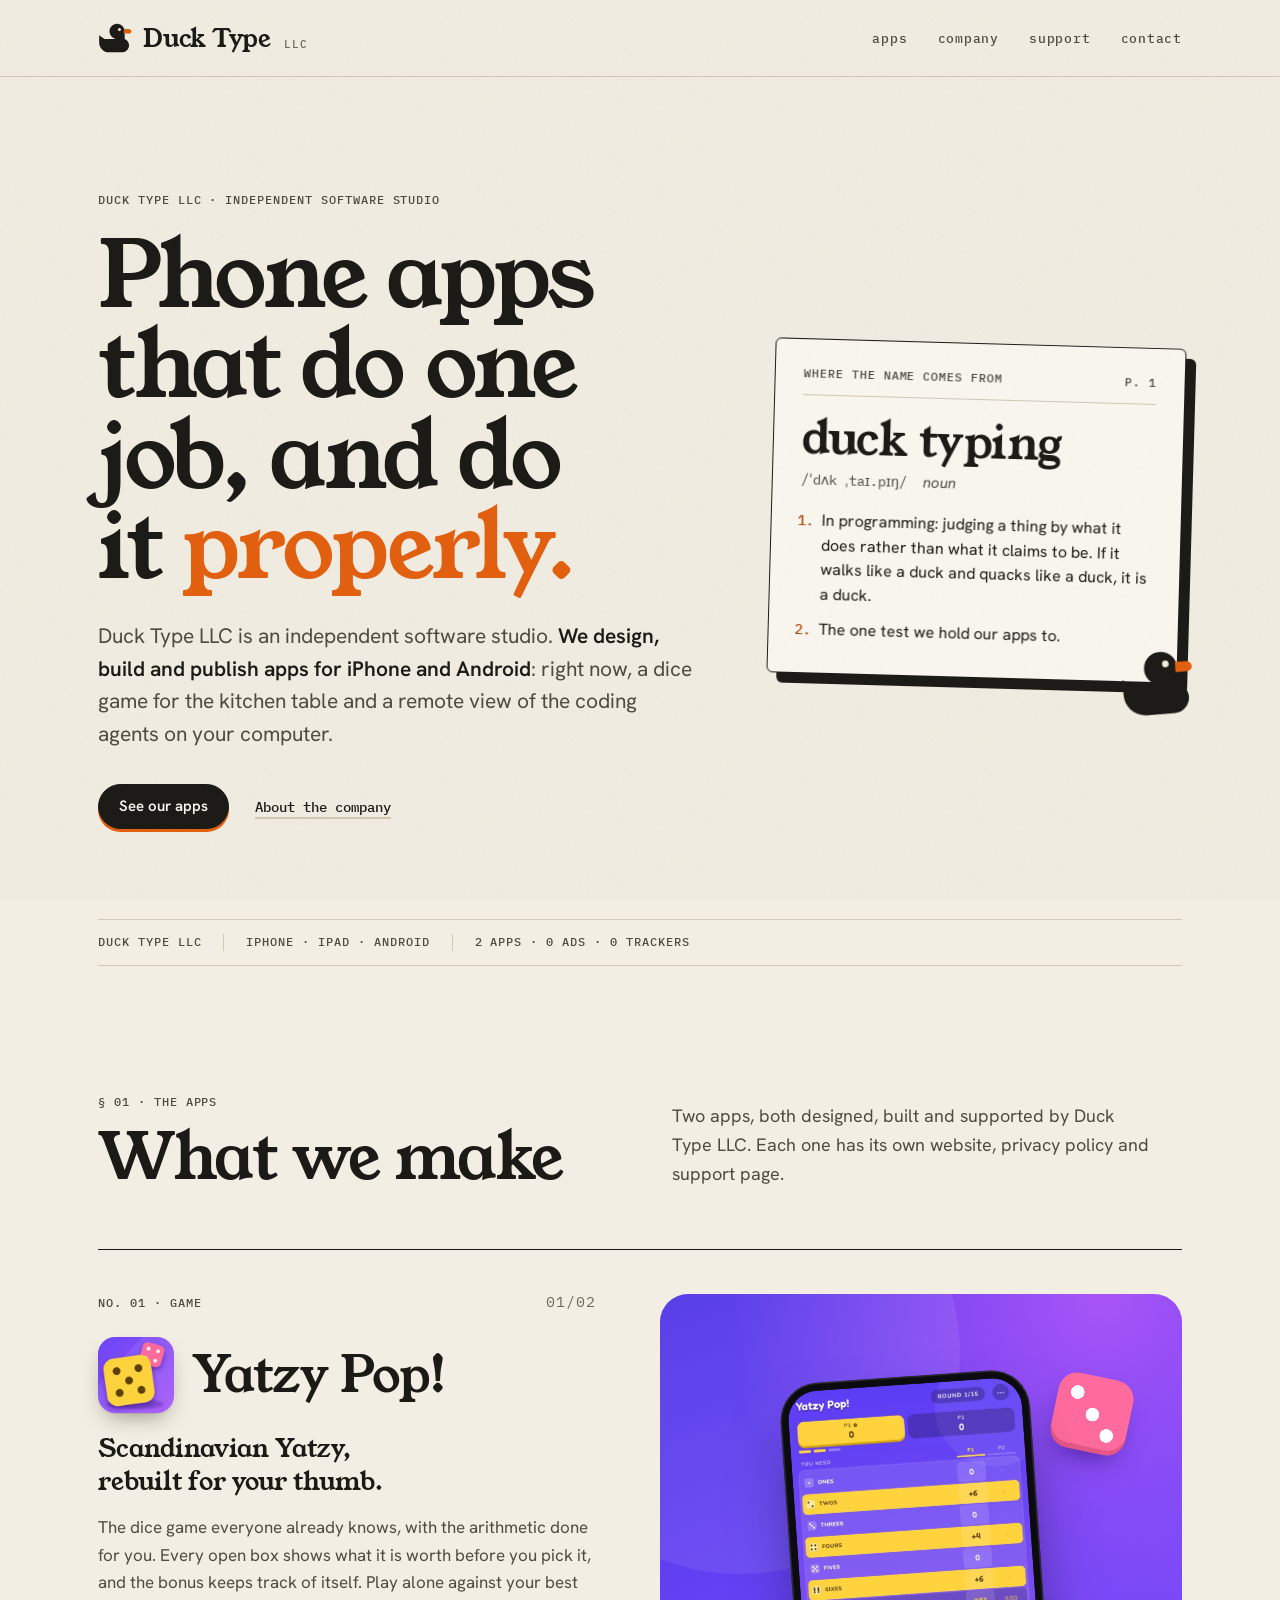
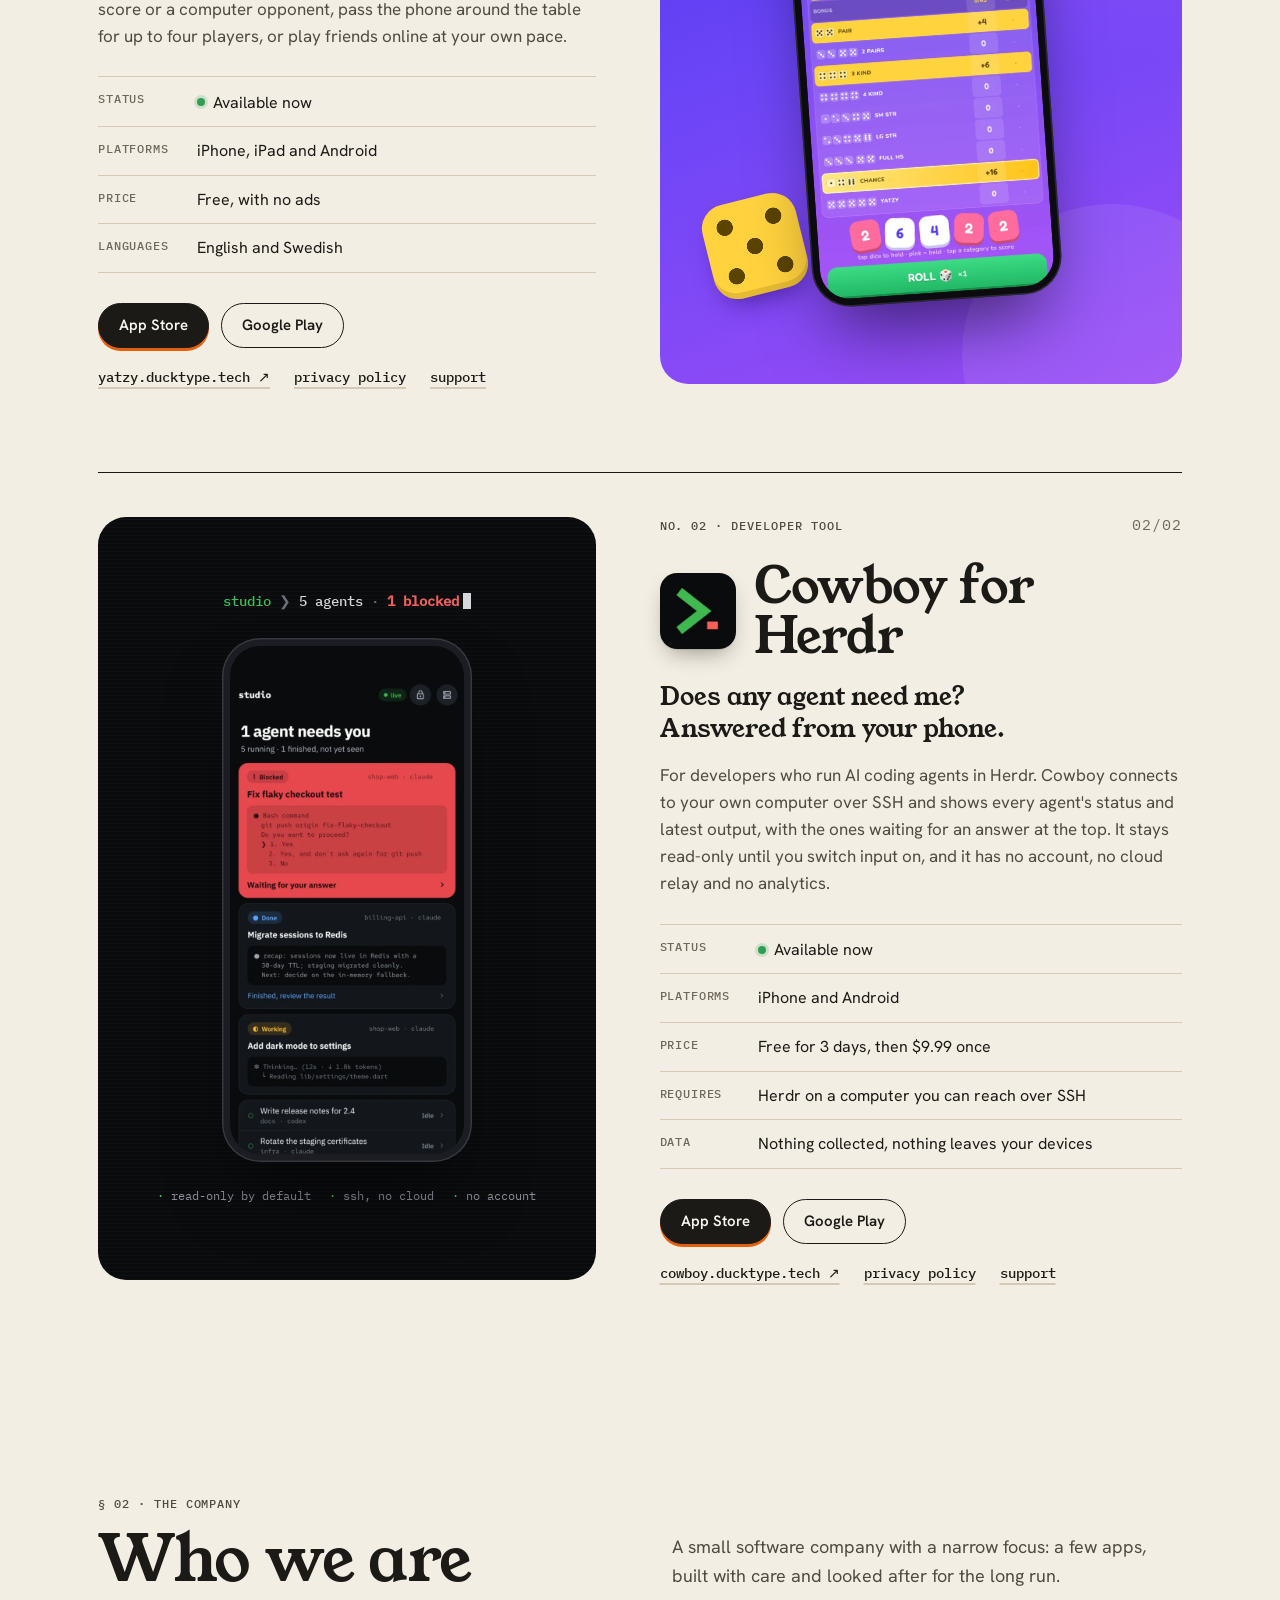
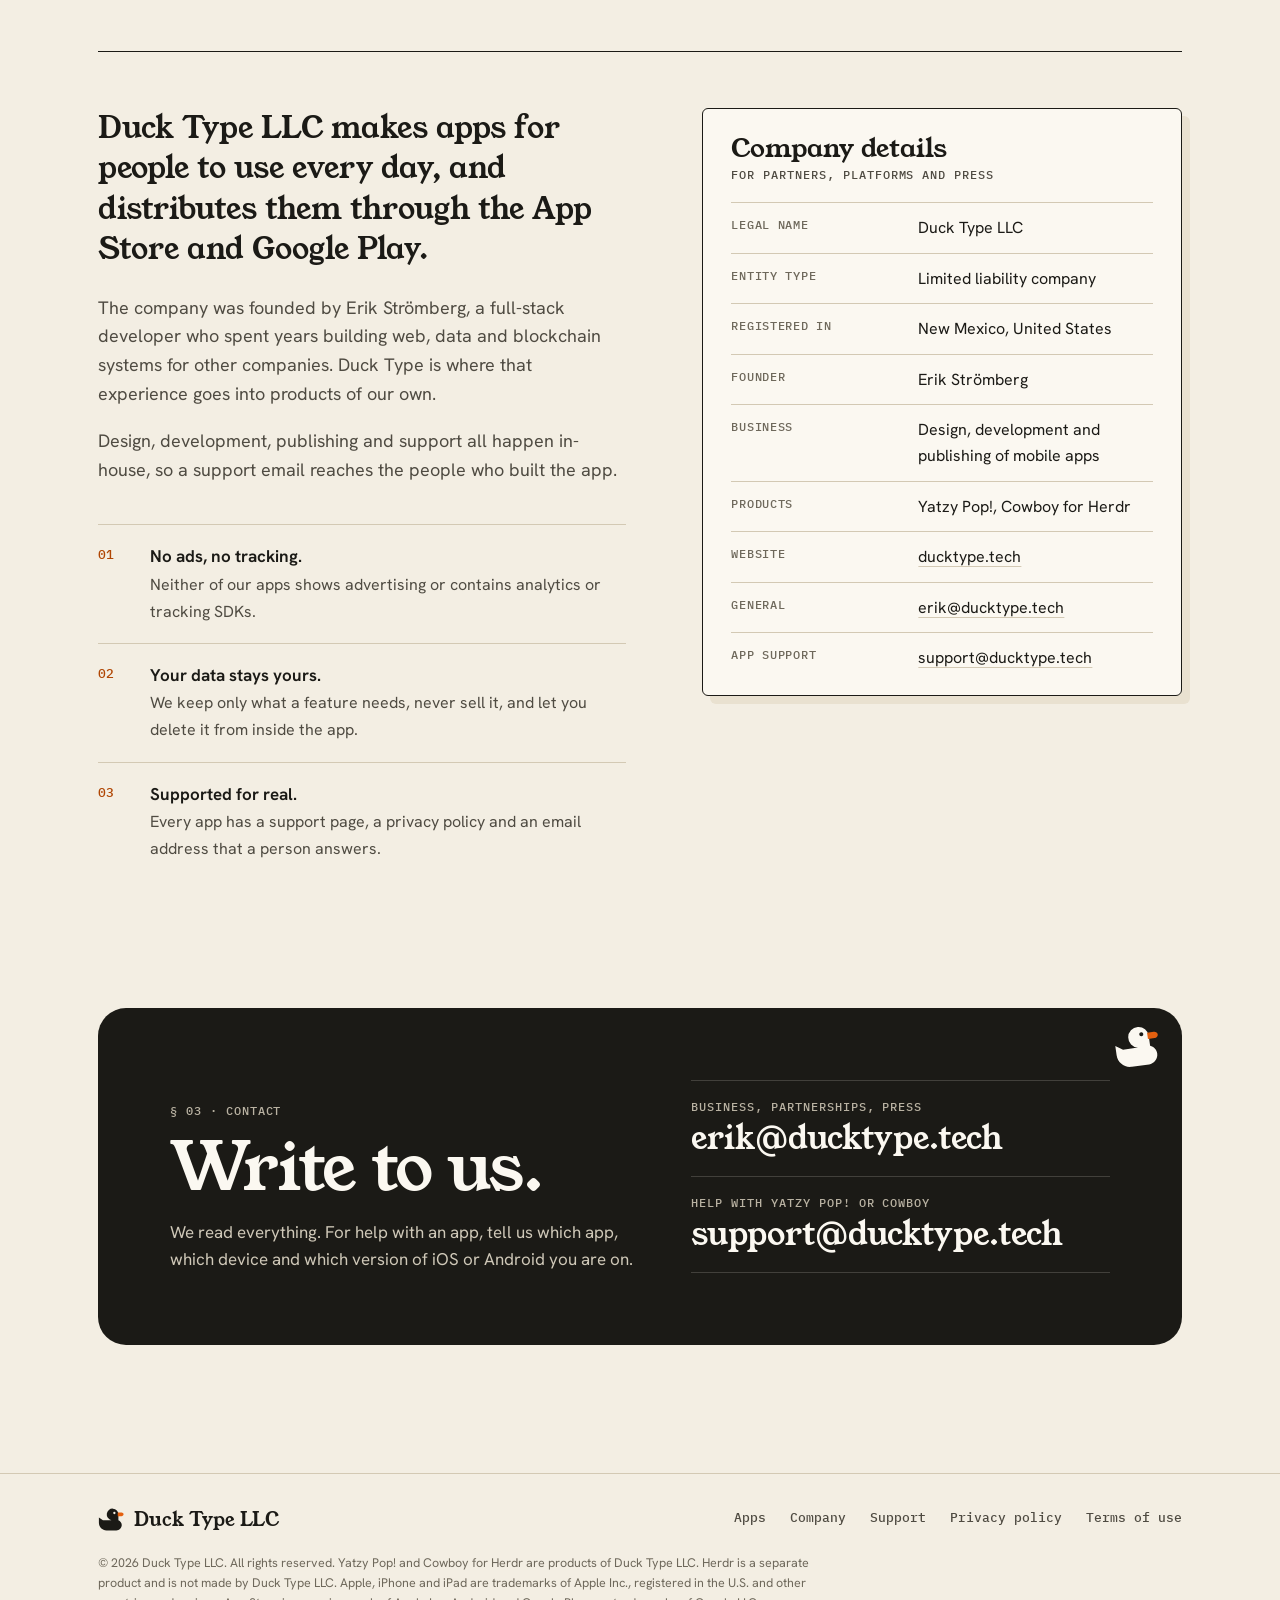
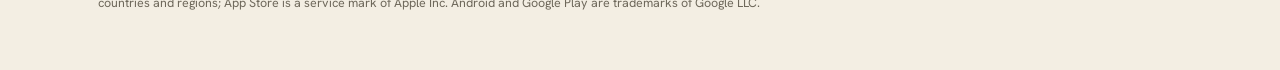
<file: index.html>
<!doctype html>
<html lang="en">
<head>
<meta charset="utf-8">
<meta name="viewport" content="width=device-width, initial-scale=1">
<title>Duck Type LLC · Independent software studio</title>
<meta name="description" content="Duck Type LLC is an independent software studio that designs, builds and publishes mobile apps, including Yatzy Pop! and Cowboy for Herdr.">
<link rel="canonical" href="https://ducktype.tech/">
<meta property="og:type" content="website">
<meta property="og:site_name" content="Duck Type LLC">
<meta property="og:title" content="Duck Type LLC · Independent software studio">
<meta property="og:description" content="We design, build and publish phone apps that do one job, and do it properly.">
<meta property="og:url" content="https://ducktype.tech/">
<meta property="og:image" content="https://ducktype.tech/og.png">
<meta name="twitter:card" content="summary_large_image">
<meta name="theme-color" content="#f3eee3">
<link rel="icon" href="/favicon.svg" type="image/svg+xml">
<link rel="icon" href="/favicon-48.png" sizes="48x48" type="image/png">
<link rel="apple-touch-icon" href="/apple-touch-icon.png">
<link rel="preload" href="/assets/fonts/young-serif-400.woff2" as="font" type="font/woff2" crossorigin>
<link rel="preload" href="/assets/fonts/hanken-grotesk-var.woff2" as="font" type="font/woff2" crossorigin>
<link rel="stylesheet" href="/assets/site.css">
<!--email_off-->
<script type="application/ld+json">
{
  "@context": "https://schema.org",
  "@graph": [
    {
      "@type": "Organization",
      "@id": "https://ducktype.tech/#org",
      "name": "Duck Type",
      "legalName": "Duck Type LLC",
      "url": "https://ducktype.tech/",
      "logo": "https://ducktype.tech/apple-touch-icon.png",
      "email": "erik@ducktype.tech",
      "founder": { "@type": "Person", "name": "Erik Strömberg" },
      "contactPoint": [
        { "@type": "ContactPoint", "contactType": "customer support", "email": "support@ducktype.tech", "url": "https://ducktype.tech/support" }
      ]
    },
    {
      "@type": "MobileApplication",
      "name": "Yatzy Pop!",
      "applicationCategory": "GameApplication",
      "operatingSystem": "iOS, iPadOS, Android",
      "url": "https://yatzy.ducktype.tech/",
      "publisher": { "@id": "https://ducktype.tech/#org" },
      "offers": { "@type": "Offer", "price": "0", "priceCurrency": "USD" },
      "sameAs": [
        "https://apps.apple.com/app/id6795656496",
        "https://play.google.com/store/apps/details?id=tech.ducktype.yatzy"
      ]
    },
    {
      "@type": "MobileApplication",
      "name": "Cowboy for Herdr",
      "applicationCategory": "DeveloperApplication",
      "operatingSystem": "iOS, Android",
      "url": "https://cowboy.ducktype.tech/",
      "publisher": { "@id": "https://ducktype.tech/#org" },
      "offers": { "@type": "Offer", "price": "0", "priceCurrency": "USD" },
      "sameAs": [
        "https://apps.apple.com/app/id6811943070",
        "https://play.google.com/store/apps/details?id=tech.ducktype.cowboy"
      ]
    }
  ]
}
</script>
<!--/email_off-->
</head>
<body>

<svg width="0" height="0" style="position:absolute" aria-hidden="true" focusable="false">
  <symbol id="duck" viewBox="5 8 58 51">
    <path fill="currentColor" d="M7 29l9 6h19a13 13 0 1 1 15.5-12.7V35c4.4 1.7 7.5 6 7.5 10.9C58 52.6 52.6 58 45.9 58H24C14.6 58 7 50.4 7 41z"/>
    <path style="fill:var(--bill)" d="M49 18h8.5c2.5 0 4.5 1.8 4.5 4s-2 4-4.5 4H49z"/>
    <circle style="fill:var(--paper)" cx="41.5" cy="19" r="2.6"/>
  </symbol>
</svg>

<a class="skip" href="#main">Skip to content</a>

<header class="site-head">
  <div class="wrap head-row">
    <a class="brand" href="/" aria-label="Duck Type LLC, home">
      <svg aria-hidden="true"><use href="#duck"/></svg>
      <span class="brand-name">Duck Type</span><span class="brand-llc">LLC</span>
    </a>
    <nav class="site-nav" aria-label="Main">
      <a href="#apps">apps</a>
      <a href="#company" class="nav-optional">company</a>
      <a href="/support">support</a>
      <a href="#contact">contact</a>
    </nav>
  </div>
</header>

<main id="main">

  <div class="wrap">
    <section class="hero" aria-labelledby="hero-title">
      <div>
        <div class="eyebrow rise">Duck Type LLC · independent software studio</div>
        <h1 id="hero-title" class="rise rise-2">Phone apps that do one job, and do it <em>properly.</em></h1>
        <p class="lede rise rise-3">Duck Type LLC is an independent software studio. <strong>We design, build and publish apps for iPhone and Android</strong>: right now, a dice game for the kitchen table and a remote view of the coding agents on your computer.</p>
        <div class="hero-actions rise rise-4">
          <a class="btn" href="#apps">See our apps</a>
          <a class="text-link" href="#company">About the company</a>
        </div>
      </div>

      <aside class="specimen rise rise-5" aria-label="Where the name comes from">
        <div class="specimen-top eyebrow"><span>Where the name comes from</span><span>p. 1</span></div>
        <p class="headword">duck typing</p>
        <p class="pron">/ˈdʌk ˌtaɪ.pɪŋ/ &nbsp;<i>noun</i></p>
        <ol>
          <li>In programming: judging a thing by what it does rather than what it claims to be. If it walks like a duck and quacks like a duck, it is a duck.</li>
          <li>The one test we hold our apps to.</li>
        </ol>
        <svg class="specimen-duck" aria-hidden="true"><use href="#duck"/></svg>
      </aside>
    </section>

    <div class="hero-strip rise rise-5" aria-hidden="true">
      <span>Duck Type LLC</span>
      <span>iPhone · iPad · Android</span>
      <span>2 apps · 0 ads · 0 trackers</span>
    </div>
  </div>

  <!-- ============ apps ============ -->
  <section id="apps" class="section" aria-labelledby="apps-title">
    <div class="wrap">
      <div class="section-head">
        <div>
          <div class="eyebrow">§ 01 · The apps</div>
          <h2 id="apps-title">What we make</h2>
        </div>
        <p>Two apps, both designed, built and supported by Duck Type LLC. Each one has its own website, privacy policy and support page.</p>
      </div>

      <article class="app" aria-labelledby="yatzy-title">
        <div class="app-copy">
          <div class="app-index eyebrow"><span>No. 01 · Game</span><span class="app-num">01/02</span></div>
          <div class="app-title">
            <img class="app-icon" src="/assets/img/yatzy-icon.webp" alt="Yatzy Pop! app icon" width="76" height="76">
            <div>
              <h3 id="yatzy-title">Yatzy Pop!</h3>
            </div>
          </div>
          <p class="app-tagline">Scandinavian Yatzy, rebuilt for your thumb.</p>
          <p class="body">The dice game everyone already knows, with the arithmetic done for you. Every open box shows what it is worth before you pick it, and the bonus keeps track of itself. Play alone against your best score or a computer opponent, pass the phone around the table for up to four players, or play friends online at your own pace.</p>
          <dl class="specs">
            <dt>Status</dt><dd><span class="status">Available now</span></dd>
            <dt>Platforms</dt><dd>iPhone, iPad and Android</dd>
            <dt>Price</dt><dd>Free, with no ads</dd>
            <dt>Languages</dt><dd>English and Swedish</dd>
          </dl>
          <div class="app-actions">
            <a class="btn" href="https://apps.apple.com/app/id6795656496" rel="noopener">App Store</a>
            <a class="btn btn-line" href="https://play.google.com/store/apps/details?id=tech.ducktype.yatzy" rel="noopener">Google Play</a>
          </div>
          <div class="app-links">
            <a class="text-link" href="https://yatzy.ducktype.tech/">yatzy.ducktype.tech ↗</a>
            <a class="text-link" href="https://yatzy.ducktype.tech/privacy">privacy policy</a>
            <a class="text-link" href="/support#yatzy">support</a>
          </div>
        </div>
        <div class="app-stage stage-yatzy">
          <div class="die die-5" aria-hidden="true"></div>
          <div class="die die-3" aria-hidden="true"></div>
          <div class="phone">
            <img src="/assets/img/yatzy-screen.webp" width="600" height="1304" loading="lazy" alt="Yatzy Pop! mid-game: the score card lights up the boxes the current dice would score, with five dice and the roll button below.">
          </div>
        </div>
      </article>

      <article class="app" aria-labelledby="cowboy-title">
        <div class="app-copy">
          <div class="app-index eyebrow"><span>No. 02 · Developer tool</span><span class="app-num">02/02</span></div>
          <div class="app-title">
            <img class="app-icon" src="/assets/img/cowboy-icon.webp" alt="Cowboy for Herdr app icon" width="76" height="76">
            <div>
              <h3 id="cowboy-title">Cowboy for Herdr</h3>
            </div>
          </div>
          <p class="app-tagline">Does any agent need me? Answered from your phone.</p>
          <p class="body">For developers who run AI coding agents in Herdr. Cowboy connects to your own computer over SSH and shows every agent's status and latest output, with the ones waiting for an answer at the top. It stays read-only until you switch input on, and it has no account, no cloud relay and no analytics.</p>
          <dl class="specs">
            <dt>Status</dt><dd><span class="status">Available now</span></dd>
            <dt>Platforms</dt><dd>iPhone and Android</dd>
            <dt>Price</dt><dd>Free for 3 days, then $9.99 once</dd>
            <dt>Requires</dt><dd>Herdr on a computer you can reach over SSH</dd>
            <dt>Data</dt><dd>Nothing collected, nothing leaves your devices</dd>
          </dl>
          <div class="app-actions">
            <a class="btn" href="https://apps.apple.com/app/id6811943070" rel="noopener">App Store</a>
            <a class="btn btn-line" href="https://play.google.com/store/apps/details?id=tech.ducktype.cowboy" rel="noopener">Google Play</a>
          </div>
          <div class="app-links">
            <a class="text-link" href="https://cowboy.ducktype.tech/">cowboy.ducktype.tech ↗</a>
            <a class="text-link" href="https://cowboy.ducktype.tech/privacy">privacy policy</a>
            <a class="text-link" href="/support#cowboy">support</a>
          </div>
        </div>
        <div class="app-stage stage-cowboy">
          <div class="term-line" aria-hidden="true"><span class="g">studio</span> <span class="f">❯</span> 5 agents <span class="f">·</span> <span class="r">1 blocked</span><span class="cursor"></span></div>
          <div class="phone">
            <img src="/assets/img/cowboy-screen.webp" width="600" height="1304" loading="lazy" alt="The Cowboy home screen: one agent highlighted in red is waiting for an answer, followed by finished, working and idle agents.">
          </div>
          <div class="term-tags" aria-hidden="true"><span>read-only by default</span><span>ssh, no cloud</span><span>no account</span></div>
        </div>
      </article>
    </div>
  </section>

  <!-- ============ company ============ -->
  <section id="company" class="section" aria-labelledby="company-title">
    <div class="wrap">
      <div class="section-head">
        <div>
          <div class="eyebrow">§ 02 · The company</div>
          <h2 id="company-title">Who we are</h2>
        </div>
        <p>A small software company with a narrow focus: a few apps, built with care and looked after for the long run.</p>
      </div>

      <div class="company">
        <div class="company-copy">
          <p>Duck Type LLC makes apps for people to use every day, and distributes them through the App Store and Google Play.</p>
          <p>The company was founded by Erik Strömberg, a full-stack developer who spent years building web, data and blockchain systems for other companies. Duck Type is where that experience goes into products of our own.</p>
          <p>Design, development, publishing and support all happen in-house, so a support email reaches the people who built the app.</p>

          <ol class="principles">
            <li><div><b>No ads, no tracking.</b><span>Neither of our apps shows advertising or contains analytics or tracking SDKs.</span></div></li>
            <li><div><b>Your data stays yours.</b><span>We keep only what a feature needs, never sell it, and let you delete it from inside the app.</span></div></li>
            <li><div><b>Supported for real.</b><span>Every app has a support page, a privacy policy and an email address that a person answers.</span></div></li>
          </ol>
        </div>

        <aside class="facts" aria-labelledby="facts-title">
          <h3 id="facts-title">Company details</h3>
          <div class="eyebrow">For partners, platforms and press</div>
          <!--email_off-->
          <dl>
            <dt>Legal name</dt><dd>Duck Type LLC</dd>
            <dt>Entity type</dt><dd>Limited liability company</dd>
            <dt>Registered in</dt><dd>New Mexico, United States</dd>
            <dt>Founder</dt><dd>Erik Strömberg</dd>
            <dt>Business</dt><dd>Design, development and publishing of mobile apps</dd>
            <dt>Products</dt><dd>Yatzy Pop!, Cowboy for Herdr</dd>
            <dt>Website</dt><dd><a href="https://ducktype.tech/">ducktype.tech</a></dd>
            <dt>General</dt><dd><a href="mailto:erik@ducktype.tech">erik@ducktype.tech</a></dd>
            <dt>App support</dt><dd><a href="mailto:support@ducktype.tech">support@ducktype.tech</a></dd>
          </dl>
          <!--/email_off-->
        </aside>
      </div>
    </div>
  </section>

  <!-- ============ contact ============ -->
  <section id="contact" class="section contact" aria-labelledby="contact-title">
    <div class="wrap">
      <div class="contact-card">
        <svg class="contact-duck" aria-hidden="true"><use href="#duck"/></svg>
        <div>
          <div class="eyebrow">§ 03 · Contact</div>
          <h2 id="contact-title">Write to us.</h2>
          <p>We read everything. For help with an app, tell us which app, which device and which version of iOS or Android you are on.</p>
        </div>
        <!--email_off-->
        <div class="contact-list">
          <a href="mailto:erik@ducktype.tech"><small>Business, partnerships, press</small><span>erik@ducktype.tech</span></a>
          <a href="mailto:support@ducktype.tech"><small>Help with Yatzy Pop! or Cowboy</small><span>support@ducktype.tech</span></a>
        </div>
        <!--/email_off-->
      </div>
    </div>
  </section>

</main>

<footer class="site-foot">
  <div class="wrap">
    <div class="foot-row">
      <div class="foot-brand"><svg aria-hidden="true"><use href="#duck"/></svg><b>Duck Type LLC</b></div>
      <nav class="foot-nav" aria-label="Footer">
        <a href="/#apps">Apps</a>
        <a href="/#company">Company</a>
        <a href="/support">Support</a>
        <a href="/privacy">Privacy policy</a>
        <a href="/terms">Terms of use</a>
      </nav>
    </div>
    <p class="foot-legal">© 2026 Duck Type LLC. All rights reserved. Yatzy Pop! and Cowboy for Herdr are products of Duck Type LLC. Herdr is a separate product and is not made by Duck Type LLC. Apple, iPhone and iPad are trademarks of Apple Inc., registered in the U.S. and other countries and regions; App Store is a service mark of Apple Inc. Android and Google Play are trademarks of Google LLC.</p>
  </div>
</footer>

</body>
</html>
</file>
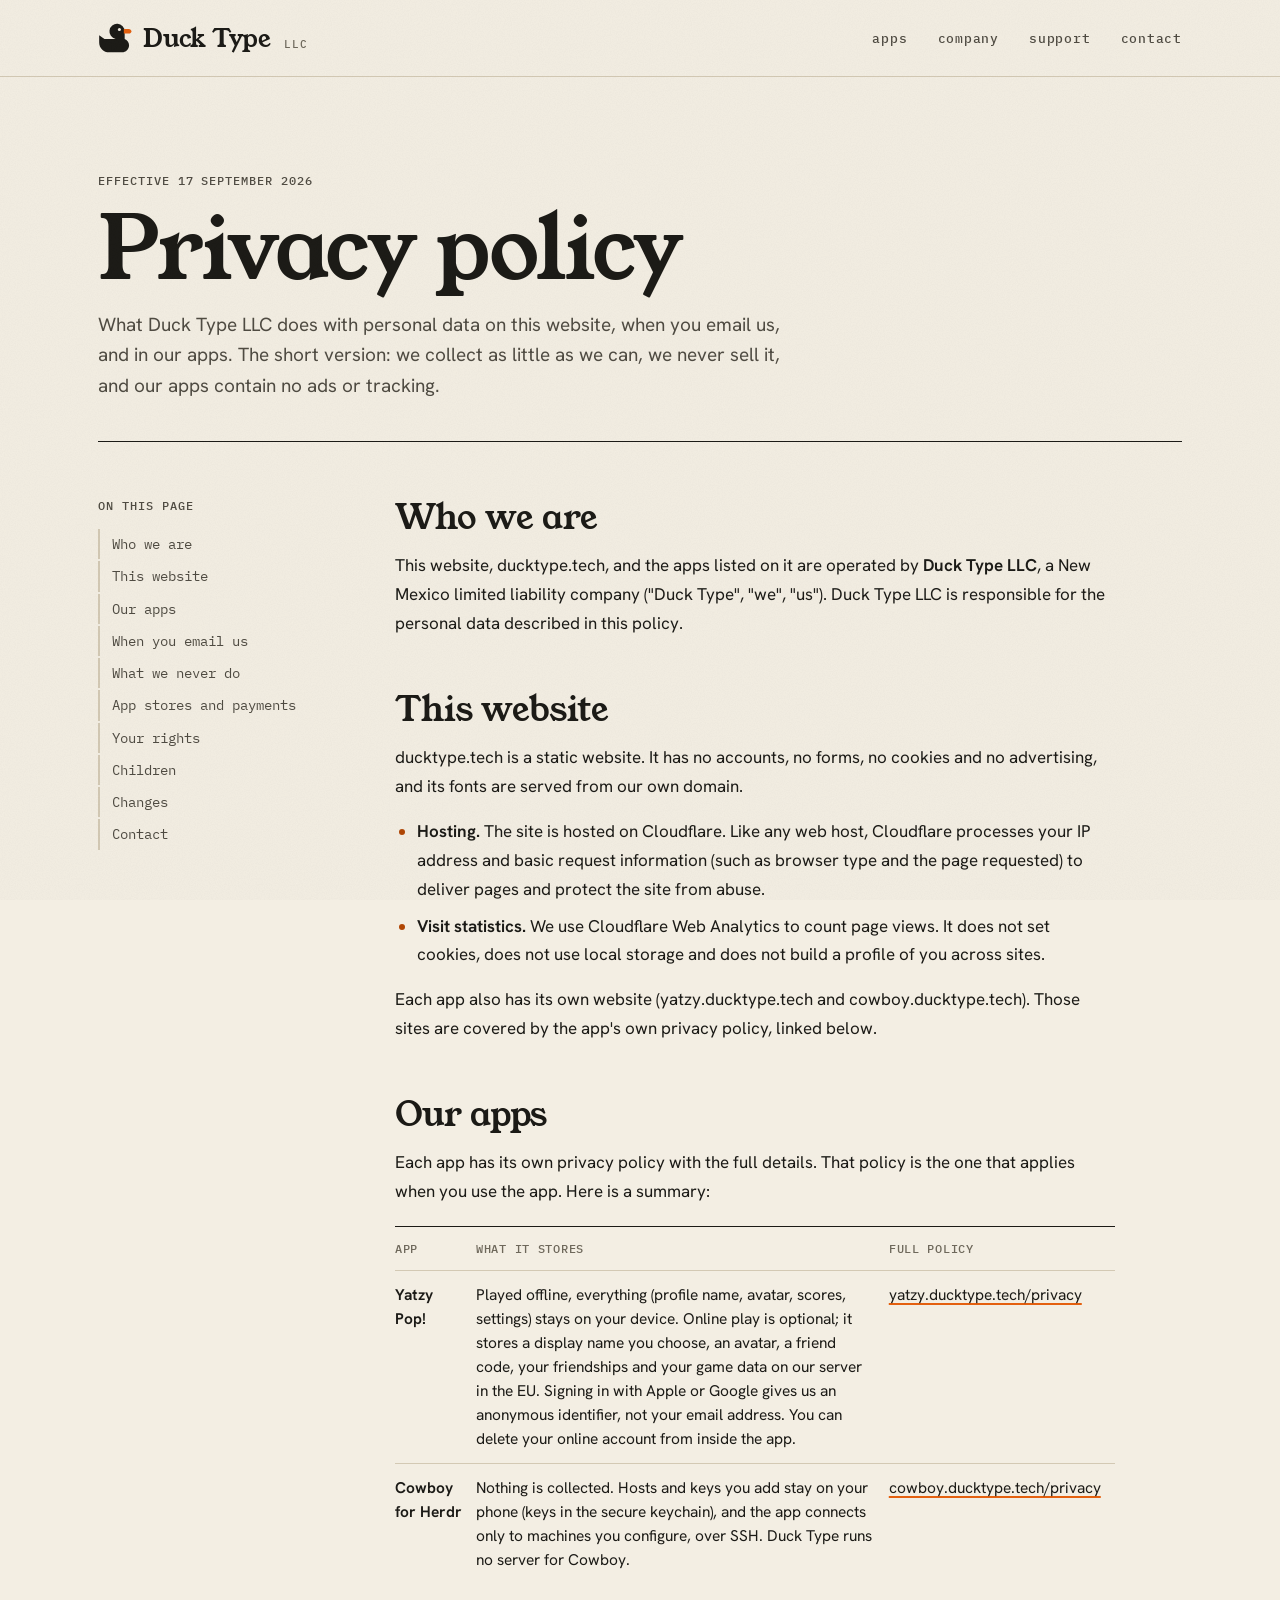
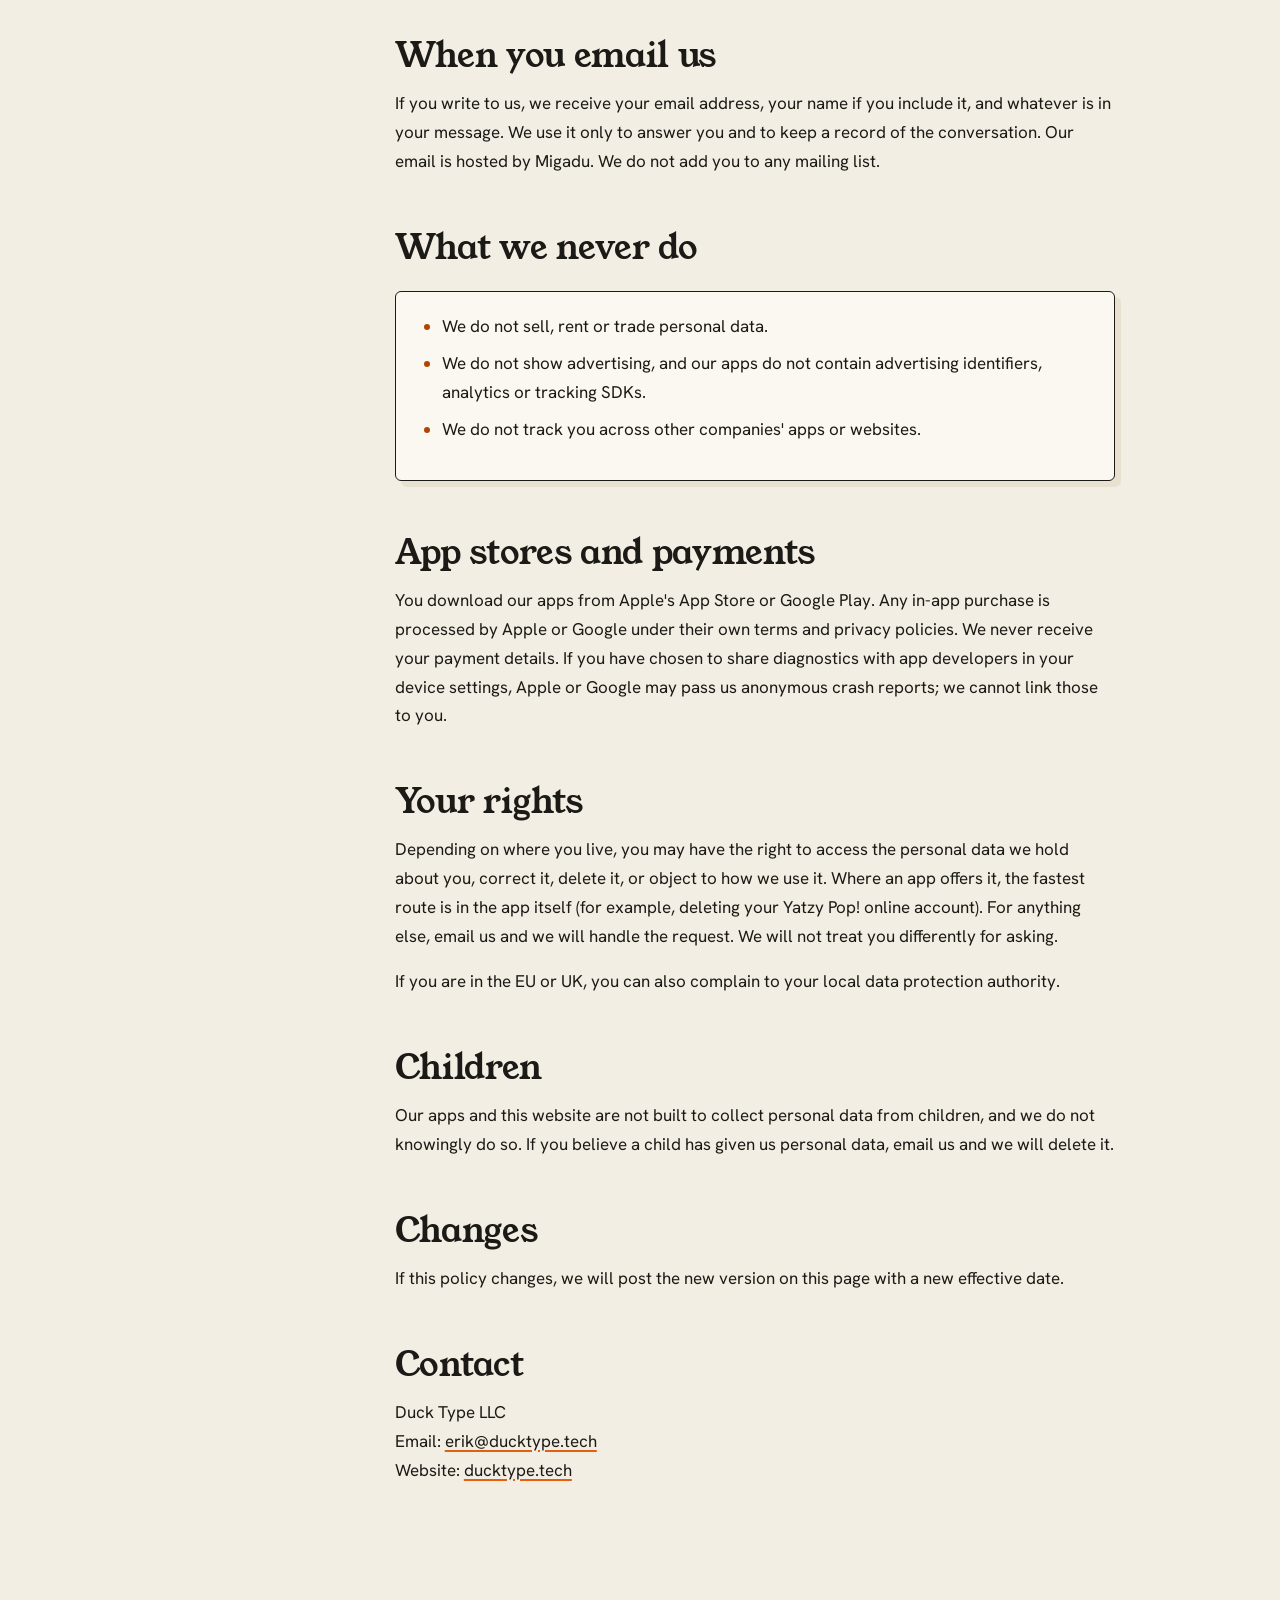
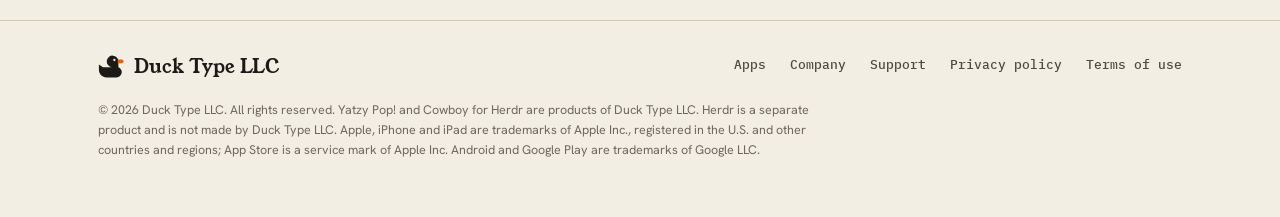
<file: privacy.html>
<!doctype html>
<html lang="en">
<head>
<meta charset="utf-8">
<meta name="viewport" content="width=device-width, initial-scale=1">
<title>Privacy policy · Duck Type LLC</title>
<meta name="description" content="How Duck Type LLC handles personal data on this website, in email, and in its apps Yatzy Pop! and Cowboy for Herdr.">
<link rel="canonical" href="https://ducktype.tech/privacy">
<meta property="og:title" content="Privacy policy · Duck Type LLC">
<meta property="og:image" content="https://ducktype.tech/og.png">
<meta name="theme-color" content="#f3eee3">
<link rel="icon" href="/favicon.svg" type="image/svg+xml">
<link rel="icon" href="/favicon-48.png" sizes="48x48" type="image/png">
<link rel="apple-touch-icon" href="/apple-touch-icon.png">
<link rel="preload" href="/assets/fonts/young-serif-400.woff2" as="font" type="font/woff2" crossorigin>
<link rel="stylesheet" href="/assets/site.css">
</head>
<body>

<svg width="0" height="0" style="position:absolute" aria-hidden="true" focusable="false">
  <symbol id="duck" viewBox="5 8 58 51">
    <path fill="currentColor" d="M7 29l9 6h19a13 13 0 1 1 15.5-12.7V35c4.4 1.7 7.5 6 7.5 10.9C58 52.6 52.6 58 45.9 58H24C14.6 58 7 50.4 7 41z"/>
    <path style="fill:var(--bill)" d="M49 18h8.5c2.5 0 4.5 1.8 4.5 4s-2 4-4.5 4H49z"/>
    <circle style="fill:var(--paper)" cx="41.5" cy="19" r="2.6"/>
  </symbol>
</svg>

<a class="skip" href="#main">Skip to content</a>

<header class="site-head">
  <div class="wrap head-row">
    <a class="brand" href="/" aria-label="Duck Type LLC, home">
      <svg aria-hidden="true"><use href="#duck"/></svg>
      <span class="brand-name">Duck Type</span><span class="brand-llc">LLC</span>
    </a>
    <nav class="site-nav" aria-label="Main">
      <a href="/#apps">apps</a>
      <a href="/#company" class="nav-optional">company</a>
      <a href="/support">support</a>
      <a href="/#contact">contact</a>
    </nav>
  </div>
</header>

<main id="main" class="wrap">
  <div class="doc-head">
    <div class="eyebrow">Effective 17 September 2026</div>
    <h1>Privacy policy</h1>
    <p>What Duck Type LLC does with personal data on this website, when you email us, and in our apps. The short version: we collect as little as we can, we never sell it, and our apps contain no ads or tracking.</p>
  </div>

  <div class="doc">
    <nav class="toc" aria-label="On this page">
      <div class="eyebrow">On this page</div>
      <ol>
        <li><a href="#who">Who we are</a></li>
        <li><a href="#website">This website</a></li>
        <li><a href="#apps">Our apps</a></li>
        <li><a href="#email">When you email us</a></li>
        <li><a href="#never">What we never do</a></li>
        <li><a href="#stores">App stores and payments</a></li>
        <li><a href="#rights">Your rights</a></li>
        <li><a href="#children">Children</a></li>
        <li><a href="#changes">Changes</a></li>
        <li><a href="#contact">Contact</a></li>
      </ol>
    </nav>

    <article class="prose">
      <h2 id="who">Who we are</h2>
      <p>This website, ducktype.tech, and the apps listed on it are operated by <strong>Duck Type LLC</strong>, a New Mexico limited liability company ("Duck Type", "we", "us"). Duck Type LLC is responsible for the personal data described in this policy.</p>

      <h2 id="website">This website</h2>
      <p>ducktype.tech is a static website. It has no accounts, no forms, no cookies and no advertising, and its fonts are served from our own domain.</p>
      <ul>
        <li><strong>Hosting.</strong> The site is hosted on Cloudflare. Like any web host, Cloudflare processes your IP address and basic request information (such as browser type and the page requested) to deliver pages and protect the site from abuse.</li>
        <li><strong>Visit statistics.</strong> We use Cloudflare Web Analytics to count page views. It does not set cookies, does not use local storage and does not build a profile of you across sites.</li>
      </ul>
      <p>Each app also has its own website (yatzy.ducktype.tech and cowboy.ducktype.tech). Those sites are covered by the app's own privacy policy, linked below.</p>

      <h2 id="apps">Our apps</h2>
      <p>Each app has its own privacy policy with the full details. That policy is the one that applies when you use the app. Here is a summary:</p>
      <div class="table-scroll">
        <table>
          <thead><tr><th scope="col">App</th><th scope="col">What it stores</th><th scope="col">Full policy</th></tr></thead>
          <tbody>
            <tr>
              <td><strong>Yatzy Pop!</strong></td>
              <td>Played offline, everything (profile name, avatar, scores, settings) stays on your device. Online play is optional; it stores a display name you choose, an avatar, a friend code, your friendships and your game data on our server in the EU. Signing in with Apple or Google gives us an anonymous identifier, not your email address. You can delete your online account from inside the app.</td>
              <td><a href="https://yatzy.ducktype.tech/privacy">yatzy.ducktype.tech/privacy</a></td>
            </tr>
            <tr>
              <td><strong>Cowboy for Herdr</strong></td>
              <td>Nothing is collected. Hosts and keys you add stay on your phone (keys in the secure keychain), and the app connects only to machines you configure, over SSH. Duck Type runs no server for Cowboy.</td>
              <td><a href="https://cowboy.ducktype.tech/privacy">cowboy.ducktype.tech/privacy</a></td>
            </tr>
          </tbody>
        </table>
      </div>

      <h2 id="email">When you email us</h2>
      <p>If you write to us, we receive your email address, your name if you include it, and whatever is in your message. We use it only to answer you and to keep a record of the conversation. Our email is hosted by Migadu. We do not add you to any mailing list.</p>

      <h2 id="never">What we never do</h2>
      <div class="callout">
        <ul>
          <li>We do not sell, rent or trade personal data.</li>
          <li>We do not show advertising, and our apps do not contain advertising identifiers, analytics or tracking SDKs.</li>
          <li>We do not track you across other companies' apps or websites.</li>
        </ul>
      </div>

      <h2 id="stores">App stores and payments</h2>
      <p>You download our apps from Apple's App Store or Google Play. Any in-app purchase is processed by Apple or Google under their own terms and privacy policies. We never receive your payment details. If you have chosen to share diagnostics with app developers in your device settings, Apple or Google may pass us anonymous crash reports; we cannot link those to you.</p>

      <h2 id="rights">Your rights</h2>
      <p>Depending on where you live, you may have the right to access the personal data we hold about you, correct it, delete it, or object to how we use it. Where an app offers it, the fastest route is in the app itself (for example, deleting your Yatzy Pop! online account). For anything else, email us and we will handle the request. We will not treat you differently for asking.</p>
      <p>If you are in the EU or UK, you can also complain to your local data protection authority.</p>

      <h2 id="children">Children</h2>
      <p>Our apps and this website are not built to collect personal data from children, and we do not knowingly do so. If you believe a child has given us personal data, email us and we will delete it.</p>

      <h2 id="changes">Changes</h2>
      <p>If this policy changes, we will post the new version on this page with a new effective date.</p>

      <h2 id="contact">Contact</h2>
      <!--email_off-->
      <p>Duck Type LLC<br>Email: <a href="mailto:erik@ducktype.tech">erik@ducktype.tech</a><br>Website: <a href="https://ducktype.tech/">ducktype.tech</a></p>
      <!--/email_off-->
    </article>
  </div>
</main>

<footer class="site-foot">
  <div class="wrap">
    <div class="foot-row">
      <div class="foot-brand"><svg aria-hidden="true"><use href="#duck"/></svg><b>Duck Type LLC</b></div>
      <nav class="foot-nav" aria-label="Footer">
        <a href="/#apps">Apps</a>
        <a href="/#company">Company</a>
        <a href="/support">Support</a>
        <a href="/privacy" aria-current="page">Privacy policy</a>
        <a href="/terms">Terms of use</a>
      </nav>
    </div>
    <p class="foot-legal">© 2026 Duck Type LLC. All rights reserved. Yatzy Pop! and Cowboy for Herdr are products of Duck Type LLC. Herdr is a separate product and is not made by Duck Type LLC. Apple, iPhone and iPad are trademarks of Apple Inc., registered in the U.S. and other countries and regions; App Store is a service mark of Apple Inc. Android and Google Play are trademarks of Google LLC.</p>
  </div>
</footer>

</body>
</html>
</file>
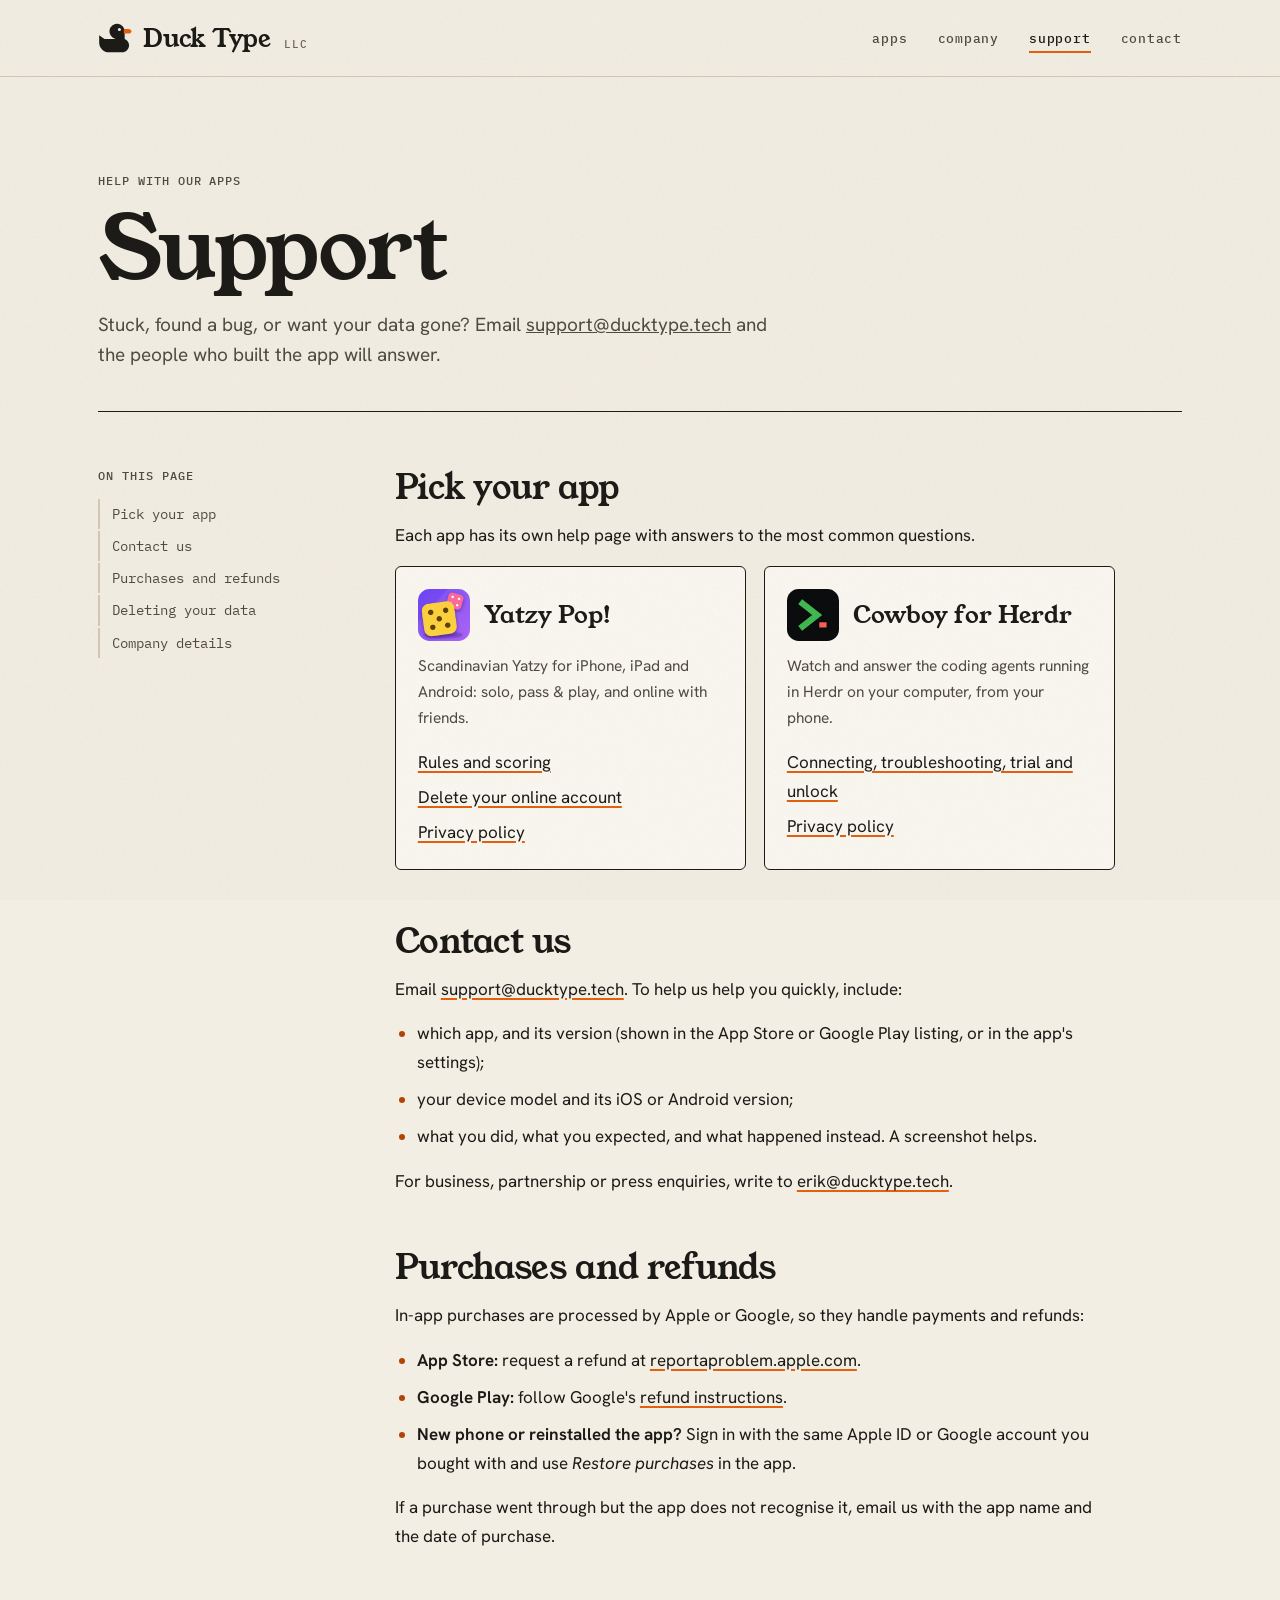
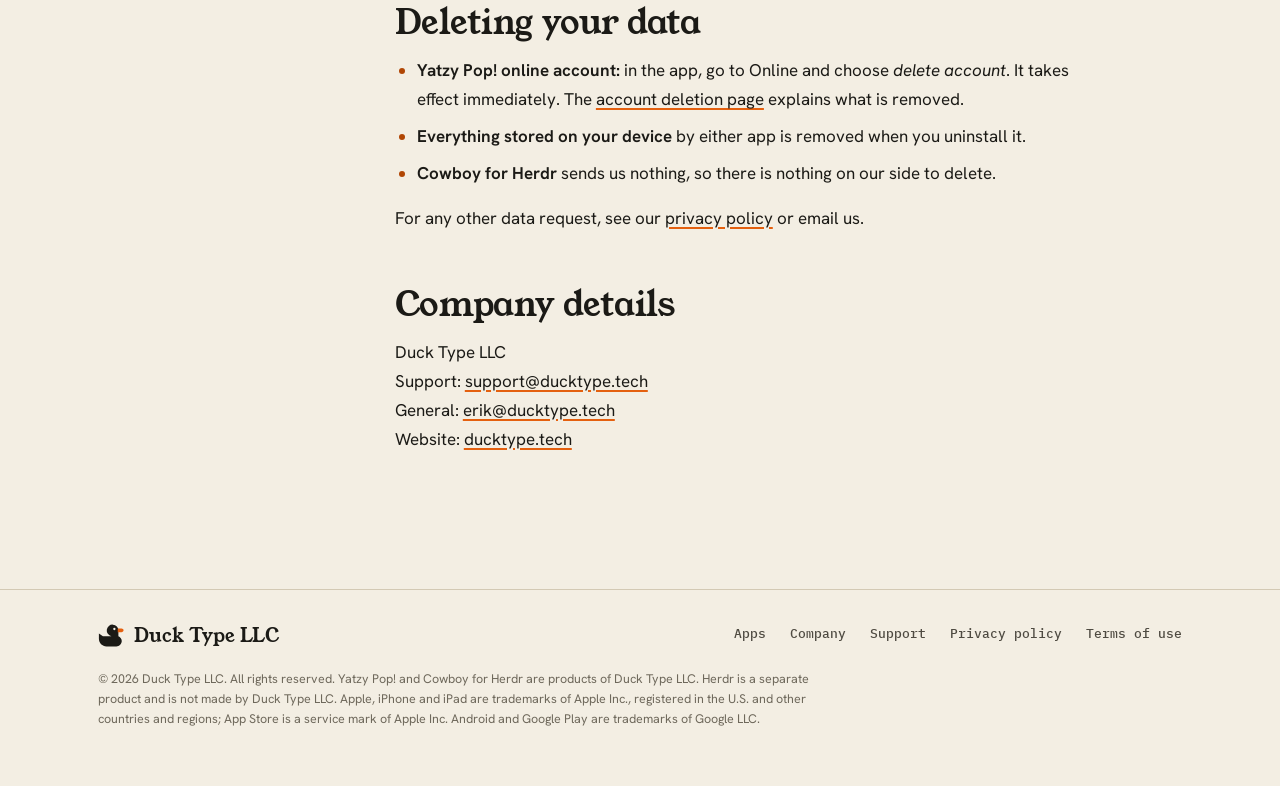
<file: support.html>
<!doctype html>
<html lang="en">
<head>
<meta charset="utf-8">
<meta name="viewport" content="width=device-width, initial-scale=1">
<title>Support · Duck Type LLC</title>
<meta name="description" content="Get help with Yatzy Pop! or Cowboy for Herdr: contact details, purchases and refunds, and deleting your data.">
<link rel="canonical" href="https://ducktype.tech/support">
<meta property="og:title" content="Support · Duck Type LLC">
<meta property="og:image" content="https://ducktype.tech/og.png">
<meta name="theme-color" content="#f3eee3">
<link rel="icon" href="/favicon.svg" type="image/svg+xml">
<link rel="icon" href="/favicon-48.png" sizes="48x48" type="image/png">
<link rel="apple-touch-icon" href="/apple-touch-icon.png">
<link rel="preload" href="/assets/fonts/young-serif-400.woff2" as="font" type="font/woff2" crossorigin>
<link rel="stylesheet" href="/assets/site.css">
</head>
<body>

<svg width="0" height="0" style="position:absolute" aria-hidden="true" focusable="false">
  <symbol id="duck" viewBox="5 8 58 51">
    <path fill="currentColor" d="M7 29l9 6h19a13 13 0 1 1 15.5-12.7V35c4.4 1.7 7.5 6 7.5 10.9C58 52.6 52.6 58 45.9 58H24C14.6 58 7 50.4 7 41z"/>
    <path style="fill:var(--bill)" d="M49 18h8.5c2.5 0 4.5 1.8 4.5 4s-2 4-4.5 4H49z"/>
    <circle style="fill:var(--paper)" cx="41.5" cy="19" r="2.6"/>
  </symbol>
</svg>

<a class="skip" href="#main">Skip to content</a>

<header class="site-head">
  <div class="wrap head-row">
    <a class="brand" href="/" aria-label="Duck Type LLC, home">
      <svg aria-hidden="true"><use href="#duck"/></svg>
      <span class="brand-name">Duck Type</span><span class="brand-llc">LLC</span>
    </a>
    <nav class="site-nav" aria-label="Main">
      <a href="/#apps">apps</a>
      <a href="/#company" class="nav-optional">company</a>
      <a href="/support" aria-current="page">support</a>
      <a href="/#contact">contact</a>
    </nav>
  </div>
</header>

<main id="main" class="wrap">
  <div class="doc-head">
    <div class="eyebrow">Help with our apps</div>
    <h1>Support</h1>
    <!--email_off-->
    <p>Stuck, found a bug, or want your data gone? Email <a href="mailto:support@ducktype.tech">support@ducktype.tech</a> and the people who built the app will answer.</p>
    <!--/email_off-->
  </div>

  <div class="doc">
    <nav class="toc" aria-label="On this page">
      <div class="eyebrow">On this page</div>
      <ol>
        <li><a href="#apps">Pick your app</a></li>
        <li><a href="#contact">Contact us</a></li>
        <li><a href="#purchases">Purchases and refunds</a></li>
        <li><a href="#delete">Deleting your data</a></li>
        <li><a href="#company">Company details</a></li>
      </ol>
    </nav>

    <article class="prose">
      <h2 id="apps">Pick your app</h2>
      <p>Each app has its own help page with answers to the most common questions.</p>
      <div class="app-help">
        <section class="app-help-card" id="yatzy" aria-labelledby="help-yatzy">
          <header><img src="/assets/img/yatzy-icon.webp" alt="" width="52" height="52"><h3 id="help-yatzy">Yatzy Pop!</h3></header>
          <p>Scandinavian Yatzy for iPhone, iPad and Android: solo, pass &amp; play, and online with friends.</p>
          <ul>
            <li><a href="https://yatzy.ducktype.tech/#rules">Rules and scoring</a></li>
            <li><a href="https://yatzy.ducktype.tech/delete-account">Delete your online account</a></li>
            <li><a href="https://yatzy.ducktype.tech/privacy">Privacy policy</a></li>
          </ul>
        </section>
        <section class="app-help-card" id="cowboy" aria-labelledby="help-cowboy">
          <header><img src="/assets/img/cowboy-icon.webp" alt="" width="52" height="52"><h3 id="help-cowboy">Cowboy for Herdr</h3></header>
          <p>Watch and answer the coding agents running in Herdr on your computer, from your phone.</p>
          <ul>
            <li><a href="https://cowboy.ducktype.tech/support">Connecting, troubleshooting, trial and unlock</a></li>
            <li><a href="https://cowboy.ducktype.tech/privacy">Privacy policy</a></li>
          </ul>
        </section>
      </div>

      <h2 id="contact">Contact us</h2>
      <!--email_off-->
      <p>Email <a href="mailto:support@ducktype.tech">support@ducktype.tech</a>. To help us help you quickly, include:</p>
      <!--/email_off-->
      <ul>
        <li>which app, and its version (shown in the App Store or Google Play listing, or in the app's settings);</li>
        <li>your device model and its iOS or Android version;</li>
        <li>what you did, what you expected, and what happened instead. A screenshot helps.</li>
      </ul>
      <!--email_off-->
      <p>For business, partnership or press enquiries, write to <a href="mailto:erik@ducktype.tech">erik@ducktype.tech</a>.</p>
      <!--/email_off-->

      <h2 id="purchases">Purchases and refunds</h2>
      <p>In-app purchases are processed by Apple or Google, so they handle payments and refunds:</p>
      <ul>
        <li><strong>App Store:</strong> request a refund at <a href="https://reportaproblem.apple.com" rel="noopener">reportaproblem.apple.com</a>.</li>
        <li><strong>Google Play:</strong> follow Google's <a href="https://support.google.com/googleplay/answer/2479637" rel="noopener">refund instructions</a>.</li>
        <li><strong>New phone or reinstalled the app?</strong> Sign in with the same Apple ID or Google account you bought with and use <em>Restore purchases</em> in the app.</li>
      </ul>
      <p>If a purchase went through but the app does not recognise it, email us with the app name and the date of purchase.</p>

      <h2 id="delete">Deleting your data</h2>
      <ul>
        <li><strong>Yatzy Pop! online account:</strong> in the app, go to Online and choose <em>delete account</em>. It takes effect immediately. The <a href="https://yatzy.ducktype.tech/delete-account">account deletion page</a> explains what is removed.</li>
        <li><strong>Everything stored on your device</strong> by either app is removed when you uninstall it.</li>
        <li><strong>Cowboy for Herdr</strong> sends us nothing, so there is nothing on our side to delete.</li>
      </ul>
      <p>For any other data request, see our <a href="/privacy">privacy policy</a> or email us.</p>

      <h2 id="company">Company details</h2>
      <!--email_off-->
      <p>Duck Type LLC<br>Support: <a href="mailto:support@ducktype.tech">support@ducktype.tech</a><br>General: <a href="mailto:erik@ducktype.tech">erik@ducktype.tech</a><br>Website: <a href="https://ducktype.tech/">ducktype.tech</a></p>
      <!--/email_off-->
    </article>
  </div>
</main>

<footer class="site-foot">
  <div class="wrap">
    <div class="foot-row">
      <div class="foot-brand"><svg aria-hidden="true"><use href="#duck"/></svg><b>Duck Type LLC</b></div>
      <nav class="foot-nav" aria-label="Footer">
        <a href="/#apps">Apps</a>
        <a href="/#company">Company</a>
        <a href="/support" aria-current="page">Support</a>
        <a href="/privacy">Privacy policy</a>
        <a href="/terms">Terms of use</a>
      </nav>
    </div>
    <p class="foot-legal">© 2026 Duck Type LLC. All rights reserved. Yatzy Pop! and Cowboy for Herdr are products of Duck Type LLC. Herdr is a separate product and is not made by Duck Type LLC. Apple, iPhone and iPad are trademarks of Apple Inc., registered in the U.S. and other countries and regions; App Store is a service mark of Apple Inc. Android and Google Play are trademarks of Google LLC.</p>
  </div>
</footer>

</body>
</html>
</file>
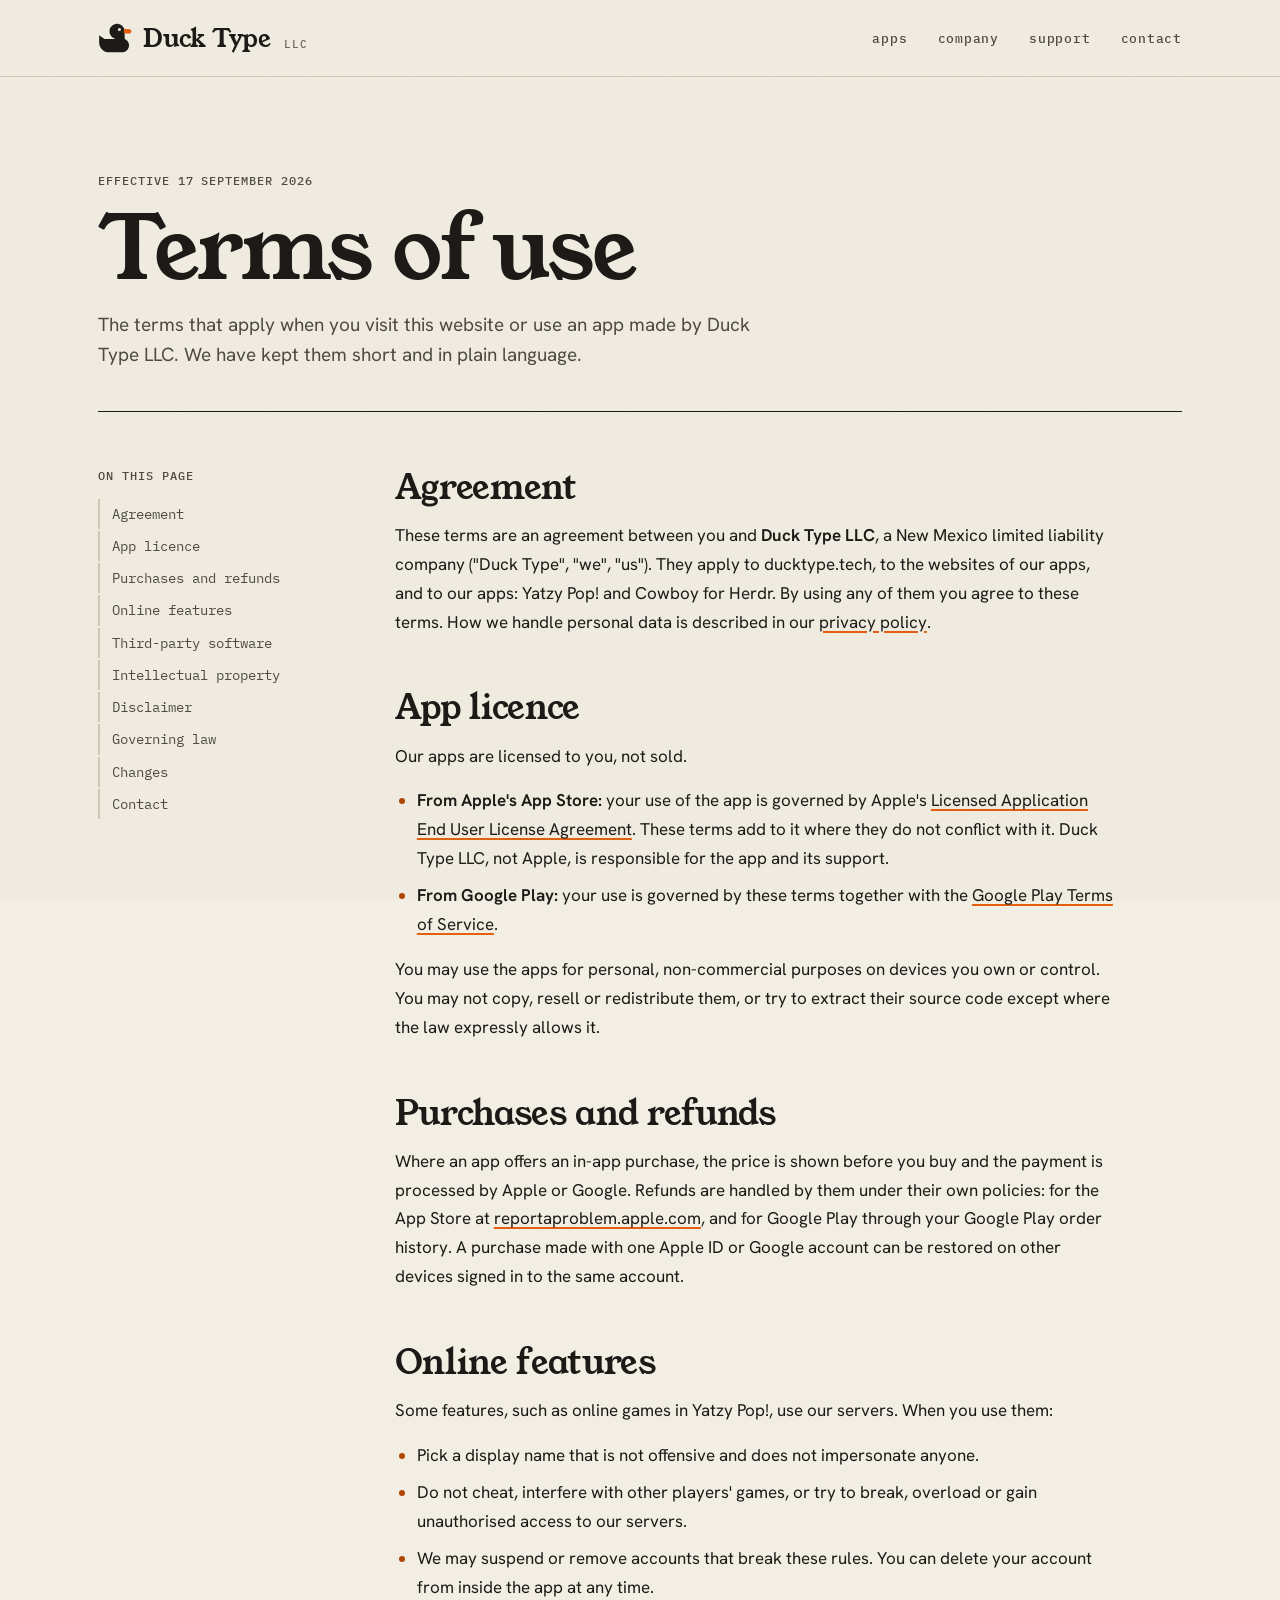
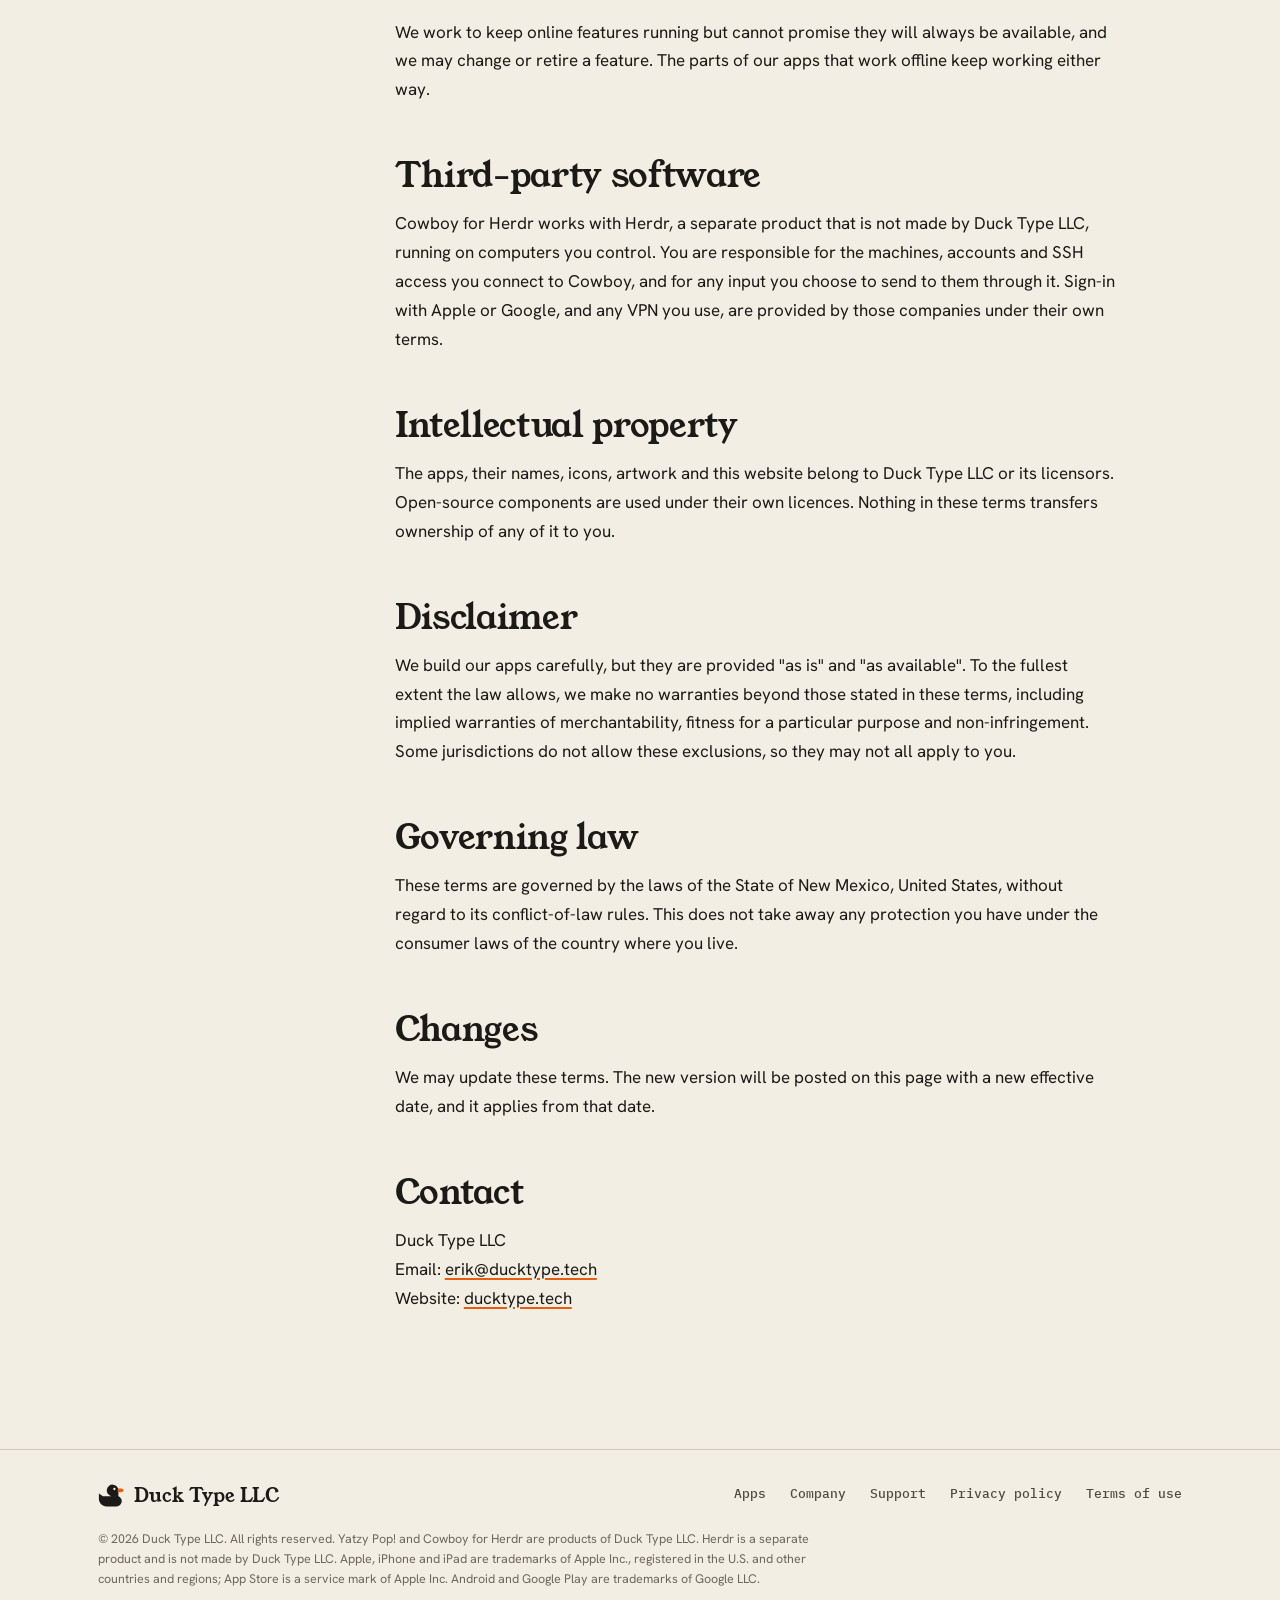
<file: terms.html>
<!doctype html>
<html lang="en">
<head>
<meta charset="utf-8">
<meta name="viewport" content="width=device-width, initial-scale=1">
<title>Terms of use · Duck Type LLC</title>
<meta name="description" content="The terms that apply to the Duck Type LLC website and to the apps Yatzy Pop! and Cowboy for Herdr.">
<link rel="canonical" href="https://ducktype.tech/terms">
<meta property="og:title" content="Terms of use · Duck Type LLC">
<meta property="og:image" content="https://ducktype.tech/og.png">
<meta name="theme-color" content="#f3eee3">
<link rel="icon" href="/favicon.svg" type="image/svg+xml">
<link rel="icon" href="/favicon-48.png" sizes="48x48" type="image/png">
<link rel="apple-touch-icon" href="/apple-touch-icon.png">
<link rel="preload" href="/assets/fonts/young-serif-400.woff2" as="font" type="font/woff2" crossorigin>
<link rel="stylesheet" href="/assets/site.css">
</head>
<body>

<svg width="0" height="0" style="position:absolute" aria-hidden="true" focusable="false">
  <symbol id="duck" viewBox="5 8 58 51">
    <path fill="currentColor" d="M7 29l9 6h19a13 13 0 1 1 15.5-12.7V35c4.4 1.7 7.5 6 7.5 10.9C58 52.6 52.6 58 45.9 58H24C14.6 58 7 50.4 7 41z"/>
    <path style="fill:var(--bill)" d="M49 18h8.5c2.5 0 4.5 1.8 4.5 4s-2 4-4.5 4H49z"/>
    <circle style="fill:var(--paper)" cx="41.5" cy="19" r="2.6"/>
  </symbol>
</svg>

<a class="skip" href="#main">Skip to content</a>

<header class="site-head">
  <div class="wrap head-row">
    <a class="brand" href="/" aria-label="Duck Type LLC, home">
      <svg aria-hidden="true"><use href="#duck"/></svg>
      <span class="brand-name">Duck Type</span><span class="brand-llc">LLC</span>
    </a>
    <nav class="site-nav" aria-label="Main">
      <a href="/#apps">apps</a>
      <a href="/#company" class="nav-optional">company</a>
      <a href="/support">support</a>
      <a href="/#contact">contact</a>
    </nav>
  </div>
</header>

<main id="main" class="wrap">
  <div class="doc-head">
    <div class="eyebrow">Effective 17 September 2026</div>
    <h1>Terms of use</h1>
    <p>The terms that apply when you visit this website or use an app made by Duck Type LLC. We have kept them short and in plain language.</p>
  </div>

  <div class="doc">
    <nav class="toc" aria-label="On this page">
      <div class="eyebrow">On this page</div>
      <ol>
        <li><a href="#agreement">Agreement</a></li>
        <li><a href="#license">App licence</a></li>
        <li><a href="#purchases">Purchases and refunds</a></li>
        <li><a href="#online">Online features</a></li>
        <li><a href="#third-party">Third-party software</a></li>
        <li><a href="#ip">Intellectual property</a></li>
        <li><a href="#warranty">Disclaimer</a></li>
        <li><a href="#law">Governing law</a></li>
        <li><a href="#changes">Changes</a></li>
        <li><a href="#contact">Contact</a></li>
      </ol>
    </nav>

    <article class="prose">
      <h2 id="agreement">Agreement</h2>
      <p>These terms are an agreement between you and <strong>Duck Type LLC</strong>, a New Mexico limited liability company ("Duck Type", "we", "us"). They apply to ducktype.tech, to the websites of our apps, and to our apps: Yatzy Pop! and Cowboy for Herdr. By using any of them you agree to these terms. How we handle personal data is described in our <a href="/privacy">privacy policy</a>.</p>

      <h2 id="license">App licence</h2>
      <p>Our apps are licensed to you, not sold.</p>
      <ul>
        <li><strong>From Apple's App Store:</strong> your use of the app is governed by Apple's <a href="https://www.apple.com/legal/internet-services/itunes/dev/stdeula/" rel="noopener">Licensed Application End User License Agreement</a>. These terms add to it where they do not conflict with it. Duck Type LLC, not Apple, is responsible for the app and its support.</li>
        <li><strong>From Google Play:</strong> your use is governed by these terms together with the <a href="https://play.google.com/about/play-terms/" rel="noopener">Google Play Terms of Service</a>.</li>
      </ul>
      <p>You may use the apps for personal, non-commercial purposes on devices you own or control. You may not copy, resell or redistribute them, or try to extract their source code except where the law expressly allows it.</p>

      <h2 id="purchases">Purchases and refunds</h2>
      <p>Where an app offers an in-app purchase, the price is shown before you buy and the payment is processed by Apple or Google. Refunds are handled by them under their own policies: for the App Store at <a href="https://reportaproblem.apple.com" rel="noopener">reportaproblem.apple.com</a>, and for Google Play through your Google Play order history. A purchase made with one Apple ID or Google account can be restored on other devices signed in to the same account.</p>

      <h2 id="online">Online features</h2>
      <p>Some features, such as online games in Yatzy Pop!, use our servers. When you use them:</p>
      <ul>
        <li>Pick a display name that is not offensive and does not impersonate anyone.</li>
        <li>Do not cheat, interfere with other players' games, or try to break, overload or gain unauthorised access to our servers.</li>
        <li>We may suspend or remove accounts that break these rules. You can delete your account from inside the app at any time.</li>
      </ul>
      <p>We work to keep online features running but cannot promise they will always be available, and we may change or retire a feature. The parts of our apps that work offline keep working either way.</p>

      <h2 id="third-party">Third-party software</h2>
      <p>Cowboy for Herdr works with Herdr, a separate product that is not made by Duck Type LLC, running on computers you control. You are responsible for the machines, accounts and SSH access you connect to Cowboy, and for any input you choose to send to them through it. Sign-in with Apple or Google, and any VPN you use, are provided by those companies under their own terms.</p>

      <h2 id="ip">Intellectual property</h2>
      <p>The apps, their names, icons, artwork and this website belong to Duck Type LLC or its licensors. Open-source components are used under their own licences. Nothing in these terms transfers ownership of any of it to you.</p>

      <h2 id="warranty">Disclaimer</h2>
      <p>We build our apps carefully, but they are provided "as is" and "as available". To the fullest extent the law allows, we make no warranties beyond those stated in these terms, including implied warranties of merchantability, fitness for a particular purpose and non-infringement. Some jurisdictions do not allow these exclusions, so they may not all apply to you.</p>

      <h2 id="law">Governing law</h2>
      <p>These terms are governed by the laws of the State of New Mexico, United States, without regard to its conflict-of-law rules. This does not take away any protection you have under the consumer laws of the country where you live.</p>

      <h2 id="changes">Changes</h2>
      <p>We may update these terms. The new version will be posted on this page with a new effective date, and it applies from that date.</p>

      <h2 id="contact">Contact</h2>
      <!--email_off-->
      <p>Duck Type LLC<br>Email: <a href="mailto:erik@ducktype.tech">erik@ducktype.tech</a><br>Website: <a href="https://ducktype.tech/">ducktype.tech</a></p>
      <!--/email_off-->
    </article>
  </div>
</main>

<footer class="site-foot">
  <div class="wrap">
    <div class="foot-row">
      <div class="foot-brand"><svg aria-hidden="true"><use href="#duck"/></svg><b>Duck Type LLC</b></div>
      <nav class="foot-nav" aria-label="Footer">
        <a href="/#apps">Apps</a>
        <a href="/#company">Company</a>
        <a href="/support">Support</a>
        <a href="/privacy">Privacy policy</a>
        <a href="/terms" aria-current="page">Terms of use</a>
      </nav>
    </div>
    <p class="foot-legal">© 2026 Duck Type LLC. All rights reserved. Yatzy Pop! and Cowboy for Herdr are products of Duck Type LLC. Herdr is a separate product and is not made by Duck Type LLC. Apple, iPhone and iPad are trademarks of Apple Inc., registered in the U.S. and other countries and regions; App Store is a service mark of Apple Inc. Android and Google Play are trademarks of Google LLC.</p>
  </div>
</footer>

</body>
</html>
</file>
<file: assets/site.css>
/* Duck Type LLC: ducktype.tech
   One stylesheet for every page. Fonts are self-hosted (OFL) so the site
   makes no third-party requests. */

@font-face { font-family: "Young Serif"; font-style: normal; font-weight: 400; font-display: swap; src: url("fonts/young-serif-400.woff2") format("woff2"); }
@font-face { font-family: "Hanken Grotesk"; font-style: normal; font-weight: 400 700; font-display: swap; src: url("fonts/hanken-grotesk-var.woff2") format("woff2"); }
@font-face { font-family: "Hanken Grotesk"; font-style: italic; font-weight: 400 700; font-display: swap; src: url("fonts/hanken-grotesk-italic-var.woff2") format("woff2"); }
@font-face { font-family: "IBM Plex Mono"; font-style: normal; font-weight: 400; font-display: swap; src: url("fonts/ibm-plex-mono-400.woff2") format("woff2"); }
@font-face { font-family: "IBM Plex Mono"; font-style: normal; font-weight: 500; font-display: swap; src: url("fonts/ibm-plex-mono-500.woff2") format("woff2"); }

:root {
  --paper: #f3eee3;
  --paper-deep: #e9e1d0;
  --card: #fbf8f1;
  --ink: #1b1a16;
  --ink-soft: #4f4b42;
  --ink-faint: #6e685b;
  --rule: #d3c9b4;
  --bill: #e4600f;
  --bill-ink: #b04604;

  --serif: "Young Serif", "Iowan Old Style", "Palatino Linotype", Georgia, serif;
  --sans: "Hanken Grotesk", "Helvetica Neue", Arial, sans-serif;
  --mono: "IBM Plex Mono", ui-monospace, "SFMono-Regular", Menlo, monospace;

  --gutter: clamp(18px, 5vw, 48px);
  --max: 1180px;
  color-scheme: light;
}

*, *::before, *::after { box-sizing: border-box; }

html { -webkit-text-size-adjust: 100%; scroll-behavior: smooth; }

body {
  margin: 0;
  background: var(--paper);
  color: var(--ink);
  font: 400 17px/1.6 var(--sans);
  -webkit-font-smoothing: antialiased;
  text-rendering: optimizeLegibility;
  overflow-x: hidden;
}

/* Paper grain, kept faint enough to sit under text. */
body::after {
  content: "";
  position: fixed;
  inset: 0;
  pointer-events: none;
  z-index: 50;
  opacity: .55;
  background-image: url("data:image/svg+xml,%3Csvg xmlns='http://www.w3.org/2000/svg' width='180' height='180'%3E%3Cfilter id='n'%3E%3CfeTurbulence type='fractalNoise' baseFrequency='.85' numOctaves='2' stitchTiles='stitch'/%3E%3CfeColorMatrix values='0 0 0 0 .1 0 0 0 0 .09 0 0 0 0 .07 0 0 0 .07 0'/%3E%3C/filter%3E%3Crect width='100%25' height='100%25' filter='url(%23n)'/%3E%3C/svg%3E");
}

img { max-width: 100%; height: auto; display: block; }
a { color: inherit; }
::selection { background: var(--bill); color: var(--card); }
:focus-visible { outline: 2px solid var(--bill); outline-offset: 3px; border-radius: 2px; }

.wrap { max-width: var(--max); margin: 0 auto; padding-inline: var(--gutter); }

.sr-only { position: absolute; width: 1px; height: 1px; margin: -1px; overflow: hidden; clip: rect(0 0 0 0); white-space: nowrap; }

.skip {
  position: absolute; left: 12px; top: -60px; z-index: 60;
  background: var(--ink); color: var(--card); padding: 10px 14px;
  font: 500 13px var(--mono); text-decoration: none;
}
.skip:focus { top: 12px; }

.mono { font-family: var(--mono); }

.eyebrow {
  font: 500 12px/1.4 var(--mono);
  letter-spacing: .08em;
  text-transform: uppercase;
  color: var(--ink-soft);
}

/* ---------- header ---------- */

.site-head { border-bottom: 1px solid var(--rule); }
.head-row { display: flex; align-items: center; justify-content: space-between; gap: 16px; min-height: 76px; }

.brand { display: inline-flex; align-items: center; gap: 11px; text-decoration: none; }
.brand svg { width: 34px; height: 30px; color: var(--ink); flex: none; transition: transform .35s cubic-bezier(.3, 1.6, .5, 1); }
.brand:hover svg { transform: rotate(-8deg); }
.brand-name { font: 400 25px/1 var(--serif); letter-spacing: -.01em; white-space: nowrap; }
.brand-llc { font: 500 11px/1 var(--mono); letter-spacing: .08em; color: var(--ink-faint); margin-left: 2px; align-self: flex-end; padding-bottom: 3px; }

.site-nav { display: flex; align-items: center; gap: clamp(14px, 3vw, 30px); }
.site-nav a {
  font: 500 13px/1 var(--mono);
  letter-spacing: .06em;
  text-transform: lowercase;
  text-decoration: none;
  color: var(--ink-soft);
  padding: 8px 0;
  background: linear-gradient(var(--bill), var(--bill)) left 100% / 0 2px no-repeat;
  transition: background-size .25s ease, color .2s;
}
.site-nav a:hover, .site-nav a[aria-current="page"] { color: var(--ink); background-size: 100% 2px; }

/* ---------- buttons & links ---------- */

.btn {
  display: inline-flex; align-items: center; gap: 10px;
  font: 600 15px/1 var(--sans);
  text-decoration: none;
  padding: 14px 20px;
  border-radius: 999px;
  border: 1.5px solid var(--ink);
  background: var(--ink);
  color: var(--card);
  box-shadow: 0 3px 0 var(--bill);
  transition: transform .15s ease, box-shadow .15s ease;
}
.btn:hover { transform: translateY(-2px); box-shadow: 0 5px 0 var(--bill); }
.btn:active { transform: translateY(1px); box-shadow: 0 1px 0 var(--bill); }
.btn small { font: 500 11px/1 var(--mono); letter-spacing: .06em; text-transform: uppercase; opacity: .7; }
.btn-line { background: transparent; color: var(--ink); box-shadow: none; }
.btn-line:hover { background: var(--ink); color: var(--card); box-shadow: none; }

.text-link {
  font: 500 14px/1 var(--mono);
  text-decoration: underline;
  text-decoration-color: var(--rule);
  text-decoration-thickness: 1.5px;
  text-underline-offset: 5px;
  transition: text-decoration-color .2s;
}
.text-link:hover { text-decoration-color: var(--bill); }

/* ---------- hero ---------- */

.hero {
  display: grid;
  grid-template-columns: minmax(0, 1.45fr) minmax(0, 1fr);
  gap: clamp(36px, 6vw, 88px);
  align-items: center;
  padding-block: clamp(56px, 9vw, 120px) clamp(48px, 7vw, 96px);
}

.hero h1 {
  font: 400 clamp(46px, 7.2vw, 100px)/.98 var(--serif);
  letter-spacing: -.025em;
  margin: 22px 0 28px;
  text-wrap: balance;
}
.hero h1 em { font-style: normal; color: var(--bill); }

.lede { font-size: clamp(18px, 1.8vw, 21px); line-height: 1.55; color: var(--ink-soft); max-width: 34em; margin: 0 0 34px; text-wrap: pretty; }
.lede strong { color: var(--ink); font-weight: 600; }

.hero-actions { display: flex; flex-wrap: wrap; align-items: center; gap: 14px 26px; }

.specimen {
  position: relative;
  background: var(--card);
  border: 1.5px solid var(--ink);
  border-radius: 6px;
  padding: 26px 28px 30px;
  box-shadow: 10px 10px 0 var(--ink);
  transform: rotate(1.6deg);
  transition: transform .5s cubic-bezier(.3, 1.4, .5, 1);
}
.specimen:hover { transform: rotate(0deg); }
.specimen-top { display: flex; justify-content: space-between; border-bottom: 1px solid var(--rule); padding-bottom: 12px; margin-bottom: 20px; }
.headword { font: 400 clamp(34px, 3.6vw, 46px)/1 var(--serif); margin: 0 0 8px; letter-spacing: -.01em; }
.pron { font: 400 14px/1.4 var(--mono); color: var(--ink-soft); margin: 0 0 18px; }
.pron i { font-family: var(--sans); font-size: 15px; }
.specimen ol { margin: 0; padding-left: 1.4em; display: grid; gap: 10px; font-size: 16px; line-height: 1.55; }
.specimen ol li::marker { font: 500 14px var(--mono); color: var(--bill-ink); }
.specimen-duck { position: absolute; width: 74px; height: 66px; right: -18px; bottom: -34px; color: var(--ink); transform: rotate(-6deg); }

.hero-strip {
  display: flex; flex-wrap: wrap; gap: 10px 0;
  border-block: 1px solid var(--rule);
  padding-block: 14px;
}
.hero-strip span { font: 500 12px/1.4 var(--mono); letter-spacing: .08em; text-transform: uppercase; color: var(--ink-soft); padding-right: 22px; margin-right: 22px; border-right: 1px solid var(--rule); }
.hero-strip span:last-child { border-right: 0; }

/* Load-in: one staggered pass, nothing after. */
@media (prefers-reduced-motion: no-preference) {
  .rise { opacity: 0; transform: translateY(18px); animation: rise .8s cubic-bezier(.2, .7, .2, 1) forwards; }
  .rise-2 { animation-delay: .08s; }
  .rise-3 { animation-delay: .16s; }
  .rise-4 { animation-delay: .24s; }
  .rise-5 { animation-delay: .36s; }
  .specimen.rise { transform: translateY(18px) rotate(1.6deg); animation-name: rise-tilt; }
  @keyframes rise { to { opacity: 1; transform: none; } }
  @keyframes rise-tilt { to { opacity: 1; transform: rotate(1.6deg); } }
}

/* ---------- sections ---------- */

.section { padding-block: clamp(72px, 10vw, 128px) 0; }
.section-head { display: grid; grid-template-columns: minmax(0, 1fr) minmax(0, 1fr); gap: 24px 64px; align-items: end; margin-bottom: clamp(36px, 5vw, 60px); }
.section-head h2 { font: 400 clamp(38px, 5vw, 64px)/1 var(--serif); letter-spacing: -.02em; margin: 14px 0 0; }
.section-head p { margin: 0; color: var(--ink-soft); font-size: 18px; max-width: 30em; text-wrap: pretty; }

/* ---------- apps ---------- */

.app {
  display: grid;
  grid-template-columns: minmax(0, 1fr) minmax(0, 1.05fr);
  gap: clamp(32px, 5vw, 72px);
  align-items: stretch;
  border-top: 1.5px solid var(--ink);
  padding-block: clamp(28px, 4vw, 44px) clamp(56px, 7vw, 88px);
}
.app:nth-of-type(even) .app-stage { order: -1; }

.app-index { display: flex; justify-content: space-between; align-items: baseline; margin-bottom: 26px; }
.app-num { font: 400 15px/1 var(--mono); color: var(--ink-faint); }

.app-title { display: flex; align-items: center; gap: 18px; margin-bottom: 20px; }
.app-icon { width: 76px; height: 76px; border-radius: 22.5%; flex: none; box-shadow: 0 1px 0 rgba(0, 0, 0, .08), 0 10px 22px -8px rgba(27, 26, 22, .45); }
.app-title h3 { font: 400 clamp(34px, 4vw, 50px)/1 var(--serif); letter-spacing: -.02em; margin: 0; }
.app-title .kind { display: block; margin-top: 8px; }

.app-tagline { font: 400 clamp(21px, 2.1vw, 25px)/1.3 var(--serif); margin: 0 0 16px; text-wrap: balance; }
.app-copy p.body { color: var(--ink-soft); margin: 0 0 26px; text-wrap: pretty; }

.specs { display: grid; grid-template-columns: max-content 1fr; margin: 0 0 30px; border-top: 1px solid var(--rule); }
.specs dt, .specs dd { margin: 0; padding: 11px 0; border-bottom: 1px solid var(--rule); }
.specs dt { font: 500 12px/1.9 var(--mono); letter-spacing: .07em; text-transform: uppercase; color: var(--ink-faint); padding-right: 28px; }
.specs dd { font-size: 16px; }
.status { display: inline-flex; align-items: center; gap: 8px; }
.status::before { content: ""; width: 8px; height: 8px; border-radius: 50%; background: #2f9e55; box-shadow: 0 0 0 3px rgba(47, 158, 85, .18); }
.status.soon::before { background: var(--bill); box-shadow: 0 0 0 3px rgba(228, 96, 15, .18); }

.app-actions { display: flex; flex-wrap: wrap; gap: 12px; margin-bottom: 22px; }
.app-links { display: flex; flex-wrap: wrap; gap: 10px 24px; }

.app-stage {
  position: relative;
  border-radius: 28px;
  overflow: hidden;
  min-height: 560px;
  display: flex;
  align-items: center;
  justify-content: center;
  padding: 48px 24px;
  isolation: isolate;
}

.phone {
  position: relative;
  width: 250px;
  padding: 8px;
  border-radius: 38px;
  background: #0c0b0f;
  box-shadow: 0 0 0 1.5px rgba(255, 255, 255, .12) inset, 0 40px 70px -20px rgba(0, 0, 0, .55);
}
.phone img { width: 100%; border-radius: 30px; }

/* Yatzy Pop!: its own candy palette. */
.stage-yatzy { background: radial-gradient(120% 90% at 85% 0%, #a855f7 0%, transparent 60%), linear-gradient(160deg, #4b2fe6 0%, #6a45f7 45%, #9b4df5 100%); }
.stage-yatzy::before, .stage-yatzy::after { content: ""; position: absolute; border-radius: 50%; background: rgba(255, 255, 255, .08); z-index: -1; }
.stage-yatzy::before { width: 440px; height: 440px; top: -160px; left: -140px; }
.stage-yatzy::after { width: 300px; height: 300px; bottom: -120px; right: -80px; }
.stage-yatzy .phone { transform: rotate(-4deg); }

.die {
  --pip: #5b4300;
  position: absolute;
  width: 96px; height: 96px;
  border-radius: 24px;
  background: #ffd23e;
  box-shadow: inset 0 -6px 0 rgba(120, 80, 0, .18), 0 14px 26px -10px rgba(30, 8, 90, .55);
}
.die::before { content: ""; position: absolute; inset: 14px; }
.die-5::before {
  background:
    radial-gradient(circle, var(--pip) 62%, transparent 66%) 0 0 / 18px 18px no-repeat,
    radial-gradient(circle, var(--pip) 62%, transparent 66%) 100% 0 / 18px 18px no-repeat,
    radial-gradient(circle, var(--pip) 62%, transparent 66%) 50% 50% / 18px 18px no-repeat,
    radial-gradient(circle, var(--pip) 62%, transparent 66%) 0 100% / 18px 18px no-repeat,
    radial-gradient(circle, var(--pip) 62%, transparent 66%) 100% 100% / 18px 18px no-repeat;
}
.die-3 { --pip: #fff; background: #ff6b9d; width: 76px; height: 76px; border-radius: 19px; box-shadow: inset 0 -5px 0 rgba(120, 10, 50, .2), 0 14px 26px -10px rgba(30, 8, 90, .55); }
.die-3::before {
  inset: 12px;
  background:
    radial-gradient(circle, var(--pip) 62%, transparent 66%) 0 0 / 15px 15px no-repeat,
    radial-gradient(circle, var(--pip) 62%, transparent 66%) 50% 50% / 15px 15px no-repeat,
    radial-gradient(circle, var(--pip) 62%, transparent 66%) 100% 100% / 15px 15px no-repeat;
}
.stage-yatzy .die-5 { left: 9%; bottom: 13%; transform: rotate(-14deg); }
.stage-yatzy .die-3 { right: 10%; top: 12%; transform: rotate(12deg); }

/* Cowboy: a terminal. */
.stage-cowboy { background: #0a0b0d; color: #d6d7da; flex-direction: column; gap: 26px; }
.stage-cowboy::before {
  content: ""; position: absolute; inset: 0; z-index: -1;
  background: repeating-linear-gradient(0deg, rgba(255, 255, 255, .025) 0 1px, transparent 1px 4px);
}
.term-line { font: 500 14px/1.4 var(--mono); white-space: nowrap; }
.term-line .g { color: #3fbf5b; }
.term-line .r { color: #f0605d; font-weight: 700; }
.term-line .f { color: #6b6f78; }
.cursor { display: inline-block; width: .6em; height: 1.1em; vertical-align: -.2em; background: #d6d7da; margin-left: 4px; }
@media (prefers-reduced-motion: no-preference) { .cursor { animation: blink 1.1s steps(1) infinite; } }
@keyframes blink { 50% { opacity: 0; } }
.stage-cowboy .phone { background: #1b1d22; }
.term-tags { display: flex; flex-wrap: wrap; justify-content: center; gap: 8px 18px; font: 400 12px/1.4 var(--mono); color: #8d919a; }
.term-tags span::before { content: "· "; color: #3fbf5b; }

@media (prefers-reduced-motion: no-preference) {
  .stage-yatzy .die-5 { animation: tumble 7s ease-in-out infinite; }
  .stage-yatzy .die-3 { animation: tumble-b 6s ease-in-out infinite; }
  @keyframes tumble { 50% { transform: translateY(-12px) rotate(-6deg); } }
  @keyframes tumble-b { 50% { transform: translateY(10px) rotate(20deg); } }
}

/* ---------- company ---------- */

.company { display: grid; grid-template-columns: minmax(0, 1.1fr) minmax(0, 1fr); gap: clamp(40px, 6vw, 88px); border-top: 1.5px solid var(--ink); padding-top: clamp(36px, 5vw, 56px); }
.company-copy p { margin: 0 0 18px; font-size: 18px; color: var(--ink-soft); text-wrap: pretty; }
.company-copy p:first-child { font: 400 clamp(24px, 2.4vw, 30px)/1.35 var(--serif); color: var(--ink); margin-bottom: 24px; }

.principles { list-style: none; margin: 40px 0 0; padding: 0; display: grid; gap: 0; counter-reset: p; }
.principles li { counter-increment: p; display: grid; grid-template-columns: 52px 1fr; padding: 18px 0; border-top: 1px solid var(--rule); }
.principles li::before { content: "0" counter(p); font: 500 13px/1.9 var(--mono); color: var(--bill-ink); }
.principles b { display: block; font-weight: 650; font-size: 17px; }
.principles span { color: var(--ink-soft); font-size: 16px; }

.facts {
  background: var(--card);
  border: 1.5px solid var(--ink);
  border-radius: 6px;
  padding: 26px 28px 12px;
  align-self: start;
  box-shadow: 8px 8px 0 var(--paper-deep);
}
.facts h3 { font: 400 26px/1.1 var(--serif); margin: 0 0 4px; }
.facts .eyebrow { margin-bottom: 18px; }
.facts dl { margin: 0; display: grid; grid-template-columns: minmax(0, 11em) minmax(0, 1fr); }
.facts dt, .facts dd { margin: 0; padding: 12px 0; border-top: 1px solid var(--rule); }
.facts dt { font: 500 12px/1.7 var(--mono); letter-spacing: .06em; text-transform: uppercase; color: var(--ink-faint); padding-right: 16px; }
.facts dd { font-size: 16px; overflow-wrap: anywhere; }
.facts a { text-decoration-color: var(--rule); text-underline-offset: 4px; }
.facts a:hover { text-decoration-color: var(--bill); }

/* ---------- contact ---------- */

.contact { text-align: left; padding-bottom: clamp(72px, 10vw, 128px); }
.contact-card {
  background: var(--ink);
  color: var(--card);
  border-radius: 28px;
  padding: clamp(36px, 6vw, 72px);
  display: grid;
  grid-template-columns: minmax(0, 1.15fr) minmax(0, 1fr);
  gap: 40px;
  align-items: end;
  position: relative;
  overflow: hidden;
}
.contact-card .eyebrow { color: #b9b2a2; }
.contact-card h2 { font: 400 clamp(44px, 5.2vw, 72px)/.95 var(--serif); letter-spacing: -.025em; margin: 16px 0 20px; }
.contact-card p { color: #cfc8b8; margin: 0; max-width: 28em; }
.contact-list { display: grid; gap: 0; }
.contact-list a {
  display: grid; gap: 4px;
  padding: 18px 0;
  border-top: 1px solid rgba(243, 238, 227, .18);
  text-decoration: none;
}
.contact-list a:last-child { border-bottom: 1px solid rgba(243, 238, 227, .18); }
.contact-list small { font: 500 12px/1.4 var(--mono); letter-spacing: .08em; text-transform: uppercase; color: #b9b2a2; }
.contact-list span { font: 400 clamp(22px, 2.6vw, 32px)/1.2 var(--serif); overflow-wrap: anywhere; transition: color .2s; }
.contact-list a:hover span { color: #ff9a55; }
.contact-duck { position: absolute; width: 46px; height: 41px; right: 22px; top: 18px; color: var(--card); --paper: var(--ink); transform: rotate(-8deg); pointer-events: none; }

/* ---------- footer ---------- */

.site-foot { border-top: 1px solid var(--rule); padding-block: 34px 44px; font-size: 14px; color: var(--ink-soft); }
.foot-row { display: flex; flex-wrap: wrap; justify-content: space-between; gap: 22px 40px; align-items: flex-start; }
.foot-brand { display: flex; align-items: center; gap: 10px; }
.foot-brand svg { width: 26px; height: 23px; color: var(--ink); }
.foot-brand b { font: 400 19px/1 var(--serif); color: var(--ink); font-weight: 400; }
.foot-nav { display: flex; flex-wrap: wrap; gap: 8px 24px; }
.foot-nav a { font: 500 13px/1.6 var(--mono); text-decoration: none; }
.foot-nav a:hover { text-decoration: underline; text-decoration-color: var(--bill); text-underline-offset: 4px; }
.foot-legal { margin-top: 22px; font-size: 12.5px; line-height: 1.6; color: var(--ink-faint); max-width: 60em; }

/* ---------- documents (privacy, terms, support) ---------- */

.doc-head { padding-block: clamp(48px, 8vw, 96px) clamp(28px, 4vw, 40px); border-bottom: 1.5px solid var(--ink); margin-bottom: clamp(32px, 5vw, 56px); }
.doc-head h1 { font: 400 clamp(44px, 7vw, 88px)/.98 var(--serif); letter-spacing: -.025em; margin: 16px 0 18px; }
.doc-head p { margin: 0; color: var(--ink-soft); font-size: 19px; max-width: 36em; text-wrap: pretty; }

.doc { display: grid; grid-template-columns: minmax(0, 220px) minmax(0, 720px); gap: clamp(32px, 6vw, 96px); padding-bottom: clamp(72px, 10vw, 120px); }
.toc { position: sticky; top: 24px; align-self: start; }
.toc ol { list-style: none; margin: 14px 0 0; padding: 0; display: grid; gap: 2px; }
.toc a { display: block; font: 400 13.5px/1.5 var(--mono); color: var(--ink-soft); text-decoration: none; padding: 5px 0 5px 12px; border-left: 2px solid var(--rule); }
.toc a:hover { color: var(--ink); border-left-color: var(--bill); }

.prose { font-size: 17px; line-height: 1.7; }
.prose h2 { font: 400 clamp(26px, 3vw, 34px)/1.15 var(--serif); letter-spacing: -.01em; margin: 52px 0 14px; scroll-margin-top: 24px; }
.prose h2:first-child { margin-top: 0; }
.prose h3 { font-size: 18px; font-weight: 650; margin: 28px 0 6px; }
.prose p, .prose ul, .prose ol { margin: 0 0 16px; }
.prose ul, .prose ol { padding-left: 1.3em; }
.prose li { margin-bottom: 8px; }
.prose li::marker { color: var(--bill-ink); }
.prose a { text-decoration-color: var(--bill); text-decoration-thickness: 1.5px; text-underline-offset: 3px; }
.prose code { font: 400 .88em var(--mono); background: var(--paper-deep); padding: 1px 5px; border-radius: 3px; }
.prose strong { font-weight: 650; }

.callout { background: var(--card); border: 1.5px solid var(--ink); border-radius: 6px; padding: 20px 24px; margin: 24px 0; box-shadow: 6px 6px 0 var(--paper-deep); }
.callout p:last-child { margin-bottom: 0; }

.table-scroll { overflow-x: auto; margin: 20px 0 24px; }
.prose table { width: 100%; border-collapse: collapse; font-size: 15.5px; line-height: 1.55; min-width: 520px; }
.prose th, .prose td { text-align: left; vertical-align: top; padding: 12px 14px 12px 0; border-top: 1px solid var(--rule); }
.prose th { font: 500 12px/1.6 var(--mono); letter-spacing: .06em; text-transform: uppercase; color: var(--ink-faint); border-top: 1.5px solid var(--ink); }

.app-help { display: grid; grid-template-columns: repeat(auto-fit, minmax(260px, 1fr)); gap: 18px; margin: 8px 0 28px; }
.app-help-card { background: var(--card); border: 1.5px solid var(--ink); border-radius: 6px; padding: 22px; display: grid; gap: 12px; align-content: start; }
.app-help-card header { display: flex; align-items: center; gap: 14px; }
.app-help-card img { width: 52px; height: 52px; border-radius: 22.5%; }
.app-help-card h3 { margin: 0; font: 400 24px/1.1 var(--serif); }
.app-help-card p { margin: 0; font-size: 15.5px; color: var(--ink-soft); }
.app-help-card ul { list-style: none; padding: 0; margin: 4px 0 0; display: grid; gap: 6px; }
.app-help-card li { margin: 0; }

/* ---------- 404 ---------- */

.lost { min-height: 62vh; display: grid; place-content: center; text-align: center; gap: 18px; padding-block: 80px; }
.lost svg { width: 120px; height: 107px; margin: 0 auto; color: var(--ink); transform: scaleX(-1) rotate(-8deg); }
.lost h1 { font: 400 clamp(42px, 6vw, 72px)/1 var(--serif); margin: 0; }
.lost p { margin: 0 auto; color: var(--ink-soft); max-width: 26em; }

/* ---------- responsive ---------- */

@media (max-width: 940px) {
  .hero { grid-template-columns: 1fr; }
  .specimen { max-width: 520px; margin-right: 18px; }
  .section-head { grid-template-columns: 1fr; }
  .app { grid-template-columns: 1fr; }
  .app:nth-of-type(even) .app-stage { order: 0; }
  .company { grid-template-columns: 1fr; }
  .contact-card { grid-template-columns: 1fr; }
  .doc { grid-template-columns: 1fr; }
  .toc { position: static; }
}

@media (max-width: 560px) {
  body { font-size: 16px; }
  .head-row { min-height: 64px; }
  .brand-name { font-size: 22px; }
  .brand svg { width: 28px; height: 25px; }
  .brand-llc { display: none; }
  .site-nav a.nav-optional { display: none; }
  .app-stage { min-height: 0; padding: 40px 16px; border-radius: 22px; }
  .phone { width: 210px; border-radius: 32px; }
  .phone img { border-radius: 25px; }
  .die { width: 70px; height: 70px; border-radius: 18px; }
  .die::before { inset: 10px; }
  .die-5::before { background-size: 14px 14px; }
  .die-3 { width: 56px; height: 56px; border-radius: 14px; }
  .die-3::before { inset: 9px; background-size: 11px 11px; }
  .term-line { font-size: 12px; }
  .facts { padding: 22px 18px 8px; }
  .facts dl { grid-template-columns: 1fr; }
  .facts dd { border-top: 0; padding-top: 0; }
  .hero-strip span { border-right: 0; margin-right: 0; padding-right: 0; width: 100%; }
  .contact-card { border-radius: 22px; }
  .specimen { padding: 22px 20px 26px; box-shadow: 7px 7px 0 var(--ink); }
}
</file>
